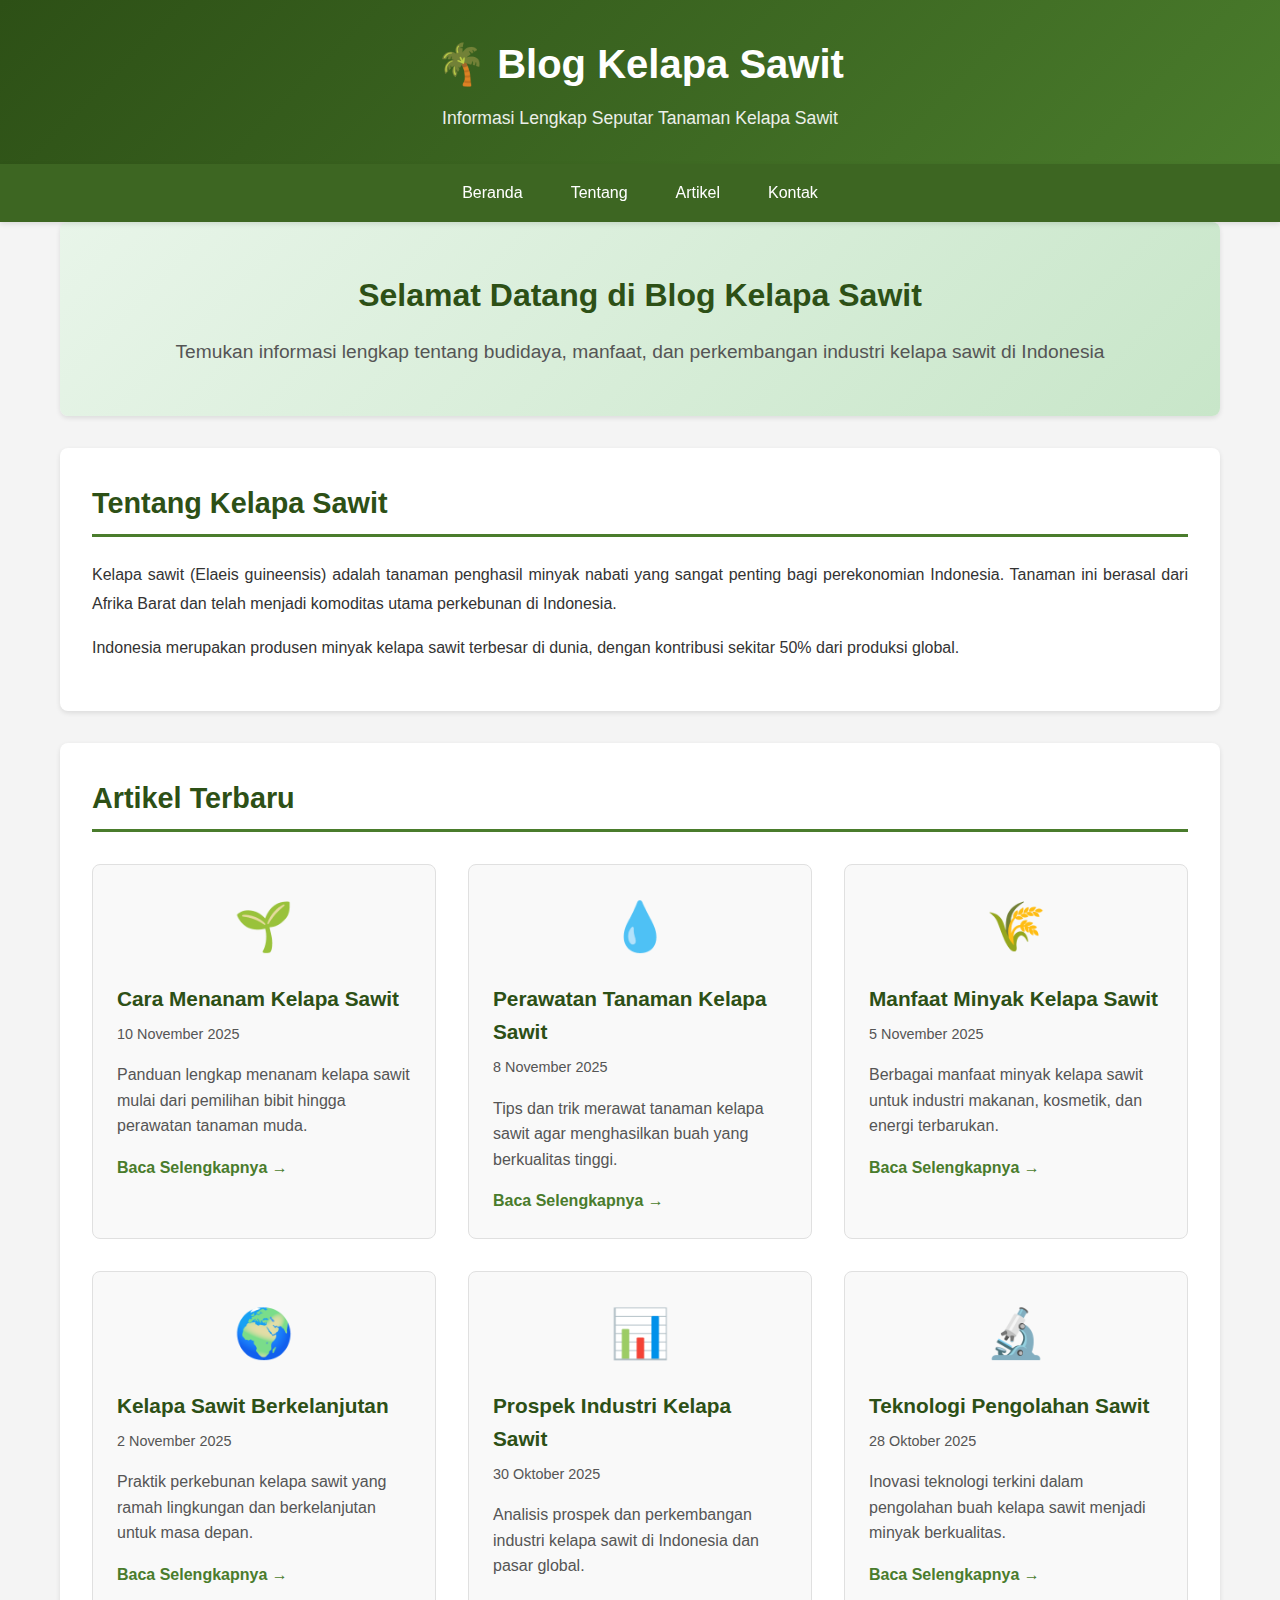
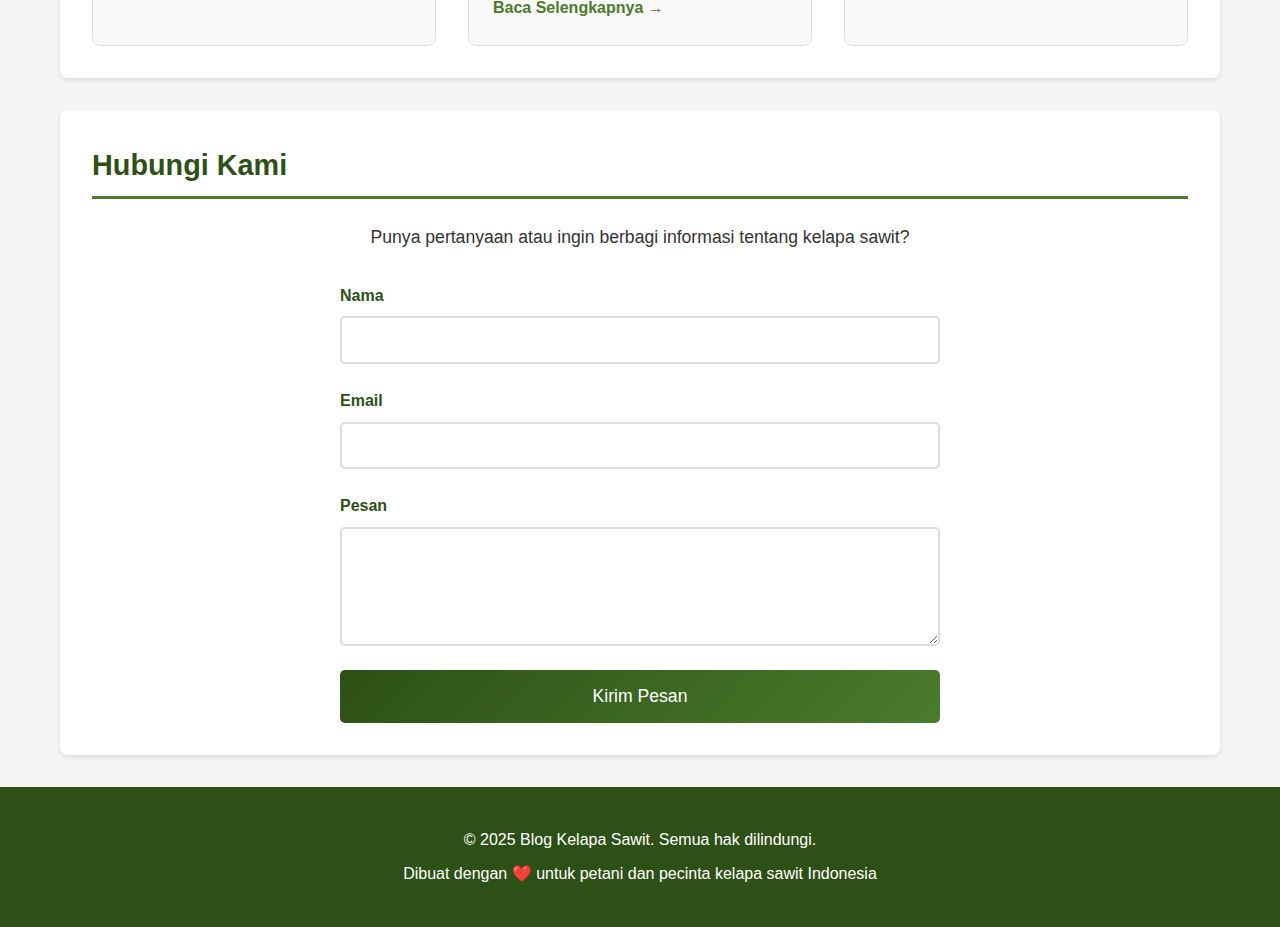
<file: blog-kelapa-sawit/index.html>
<!DOCTYPE html>
<html lang="id">
<head>
    <meta charset="UTF-8">
    <meta name="viewport" content="width=device-width, initial-scale=1.0">
    <title>Blog Kelapa Sawit - Informasi Lengkap Tanaman Kelapa Sawit</title>
    <link rel="stylesheet" href="style.css">
</head>
<body>
    <header>
        <div class="container">
            <h1>🌴 Blog Kelapa Sawit</h1>
            <p class="tagline">Informasi Lengkap Seputar Tanaman Kelapa Sawit</p>
        </div>
    </header>

    <nav>
        <div class="container">
            <ul>
                <li><a href="#beranda">Beranda</a></li>
                <li><a href="#tentang">Tentang</a></li>
                <li><a href="#artikel">Artikel</a></li>
                <li><a href="#kontak">Kontak</a></li>
            </ul>
        </div>
    </nav>

    <main class="container">
        <section id="beranda" class="hero">
            <h2>Selamat Datang di Blog Kelapa Sawit</h2>
            <p>Temukan informasi lengkap tentang budidaya, manfaat, dan perkembangan industri kelapa sawit di Indonesia</p>
        </section>

        <section id="tentang" class="about">
            <h2>Tentang Kelapa Sawit</h2>
            <div class="about-content">
                <div class="about-text">
                    <p>Kelapa sawit (Elaeis guineensis) adalah tanaman penghasil minyak nabati yang sangat penting bagi perekonomian Indonesia. Tanaman ini berasal dari Afrika Barat dan telah menjadi komoditas utama perkebunan di Indonesia.</p>
                    <p>Indonesia merupakan produsen minyak kelapa sawit terbesar di dunia, dengan kontribusi sekitar 50% dari produksi global.</p>
                </div>
            </div>
        </section>

        <section id="artikel" class="articles">
            <h2>Artikel Terbaru</h2>
            <div class="article-grid">
                <article class="article-card">
                    <div class="article-image">🌱</div>
                    <h3>Cara Menanam Kelapa Sawit</h3>
                    <p class="article-date">10 November 2025</p>
                    <p>Panduan lengkap menanam kelapa sawit mulai dari pemilihan bibit hingga perawatan tanaman muda.</p>
                    <a href="#" class="read-more">Baca Selengkapnya →</a>
                </article>

                <article class="article-card">
                    <div class="article-image">💧</div>
                    <h3>Perawatan Tanaman Kelapa Sawit</h3>
                    <p class="article-date">8 November 2025</p>
                    <p>Tips dan trik merawat tanaman kelapa sawit agar menghasilkan buah yang berkualitas tinggi.</p>
                    <a href="#" class="read-more">Baca Selengkapnya →</a>
                </article>

                <article class="article-card">
                    <div class="article-image">🌾</div>
                    <h3>Manfaat Minyak Kelapa Sawit</h3>
                    <p class="article-date">5 November 2025</p>
                    <p>Berbagai manfaat minyak kelapa sawit untuk industri makanan, kosmetik, dan energi terbarukan.</p>
                    <a href="#" class="read-more">Baca Selengkapnya →</a>
                </article>

                <article class="article-card">
                    <div class="article-image">🌍</div>
                    <h3>Kelapa Sawit Berkelanjutan</h3>
                    <p class="article-date">2 November 2025</p>
                    <p>Praktik perkebunan kelapa sawit yang ramah lingkungan dan berkelanjutan untuk masa depan.</p>
                    <a href="#" class="read-more">Baca Selengkapnya →</a>
                </article>

                <article class="article-card">
                    <div class="article-image">📊</div>
                    <h3>Prospek Industri Kelapa Sawit</h3>
                    <p class="article-date">30 Oktober 2025</p>
                    <p>Analisis prospek dan perkembangan industri kelapa sawit di Indonesia dan pasar global.</p>
                    <a href="#" class="read-more">Baca Selengkapnya →</a>
                </article>

                <article class="article-card">
                    <div class="article-image">🔬</div>
                    <h3>Teknologi Pengolahan Sawit</h3>
                    <p class="article-date">28 Oktober 2025</p>
                    <p>Inovasi teknologi terkini dalam pengolahan buah kelapa sawit menjadi minyak berkualitas.</p>
                    <a href="#" class="read-more">Baca Selengkapnya →</a>
                </article>
            </div>
        </section>

        <section id="kontak" class="contact">
            <h2>Hubungi Kami</h2>
            <div class="contact-content">
                <p>Punya pertanyaan atau ingin berbagi informasi tentang kelapa sawit?</p>
                <form class="contact-form">
                    <div class="form-group">
                        <label for="name">Nama</label>
                        <input type="text" id="name" name="name" required>
                    </div>
                    <div class="form-group">
                        <label for="email">Email</label>
                        <input type="email" id="email" name="email" required>
                    </div>
                    <div class="form-group">
                        <label for="message">Pesan</label>
                        <textarea id="message" name="message" rows="5" required></textarea>
                    </div>
                    <button type="submit" class="submit-btn">Kirim Pesan</button>
                </form>
            </div>
        </section>
    </main>

    <footer>
        <div class="container">
            <p>&copy; 2025 Blog Kelapa Sawit. Semua hak dilindungi.</p>
            <p>Dibuat dengan ❤️ untuk petani dan pecinta kelapa sawit Indonesia</p>
        </div>
    </footer>
</body>
</html>
</file>
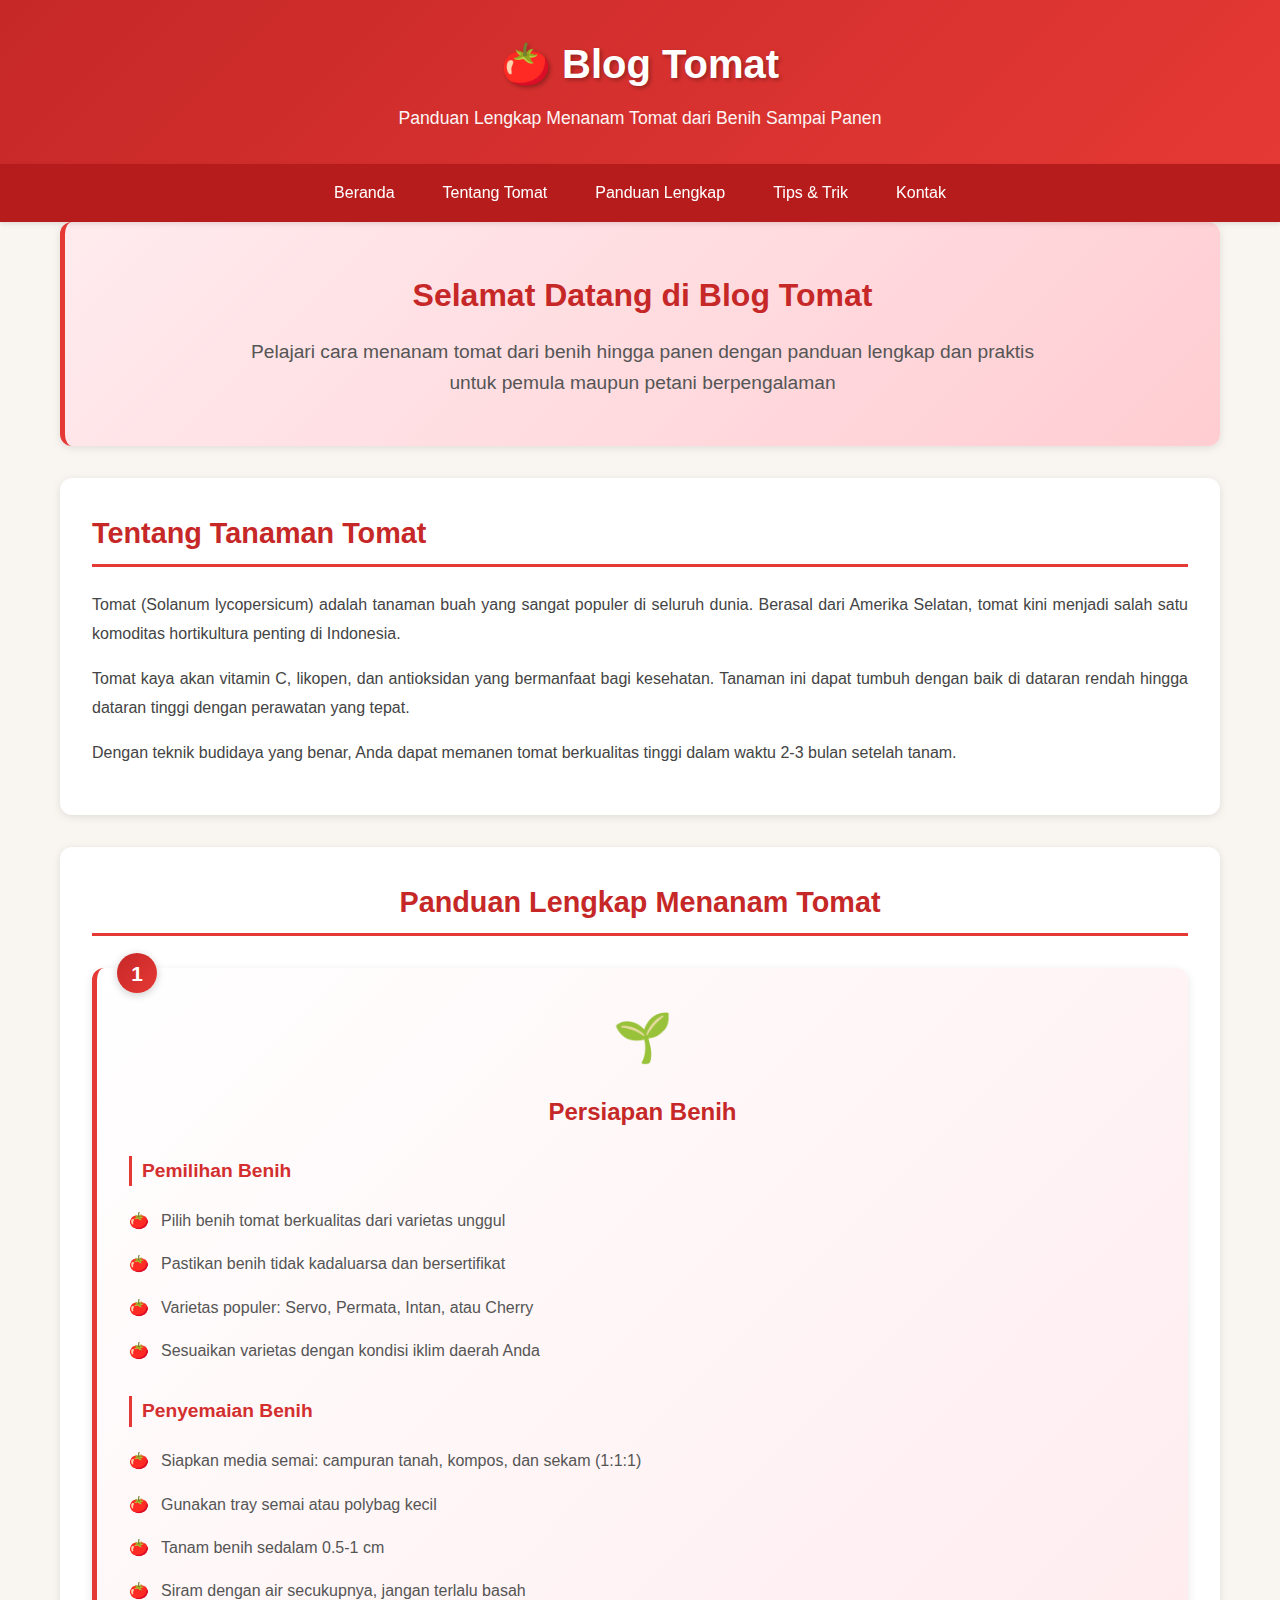
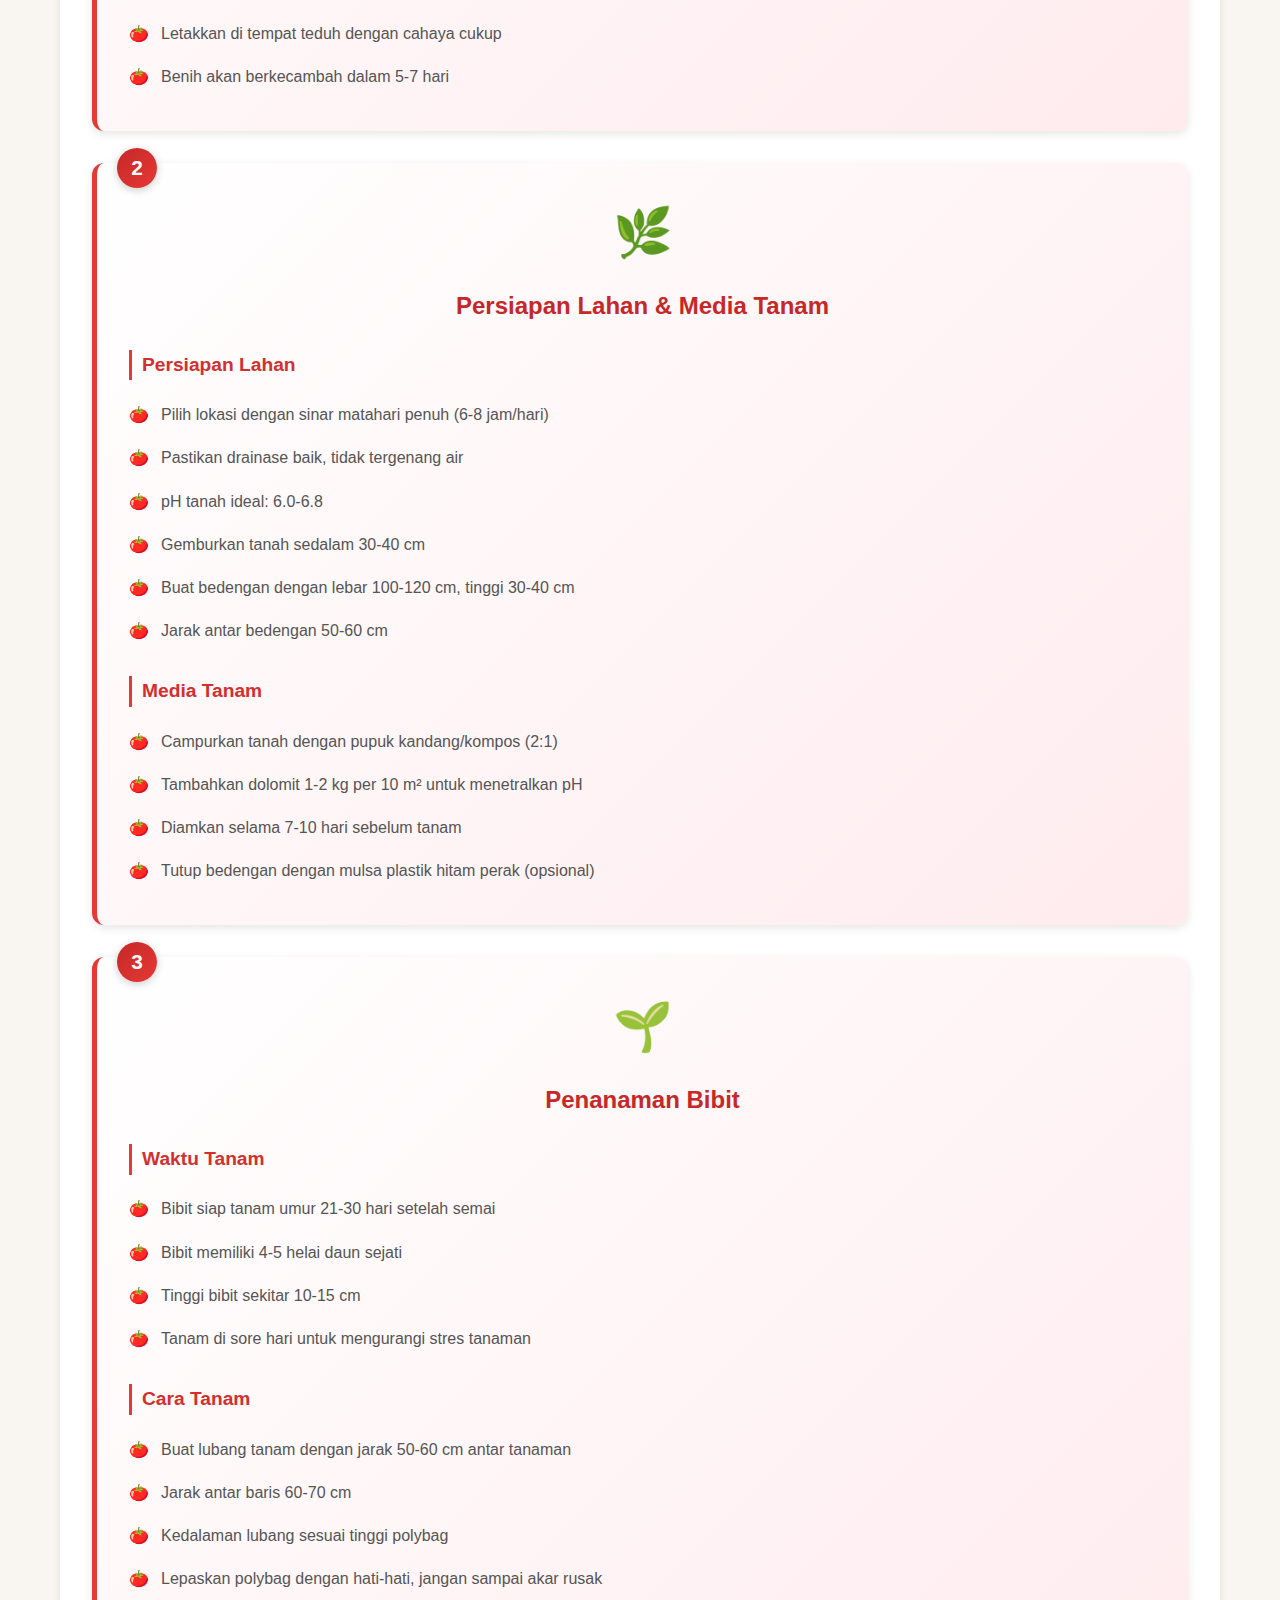
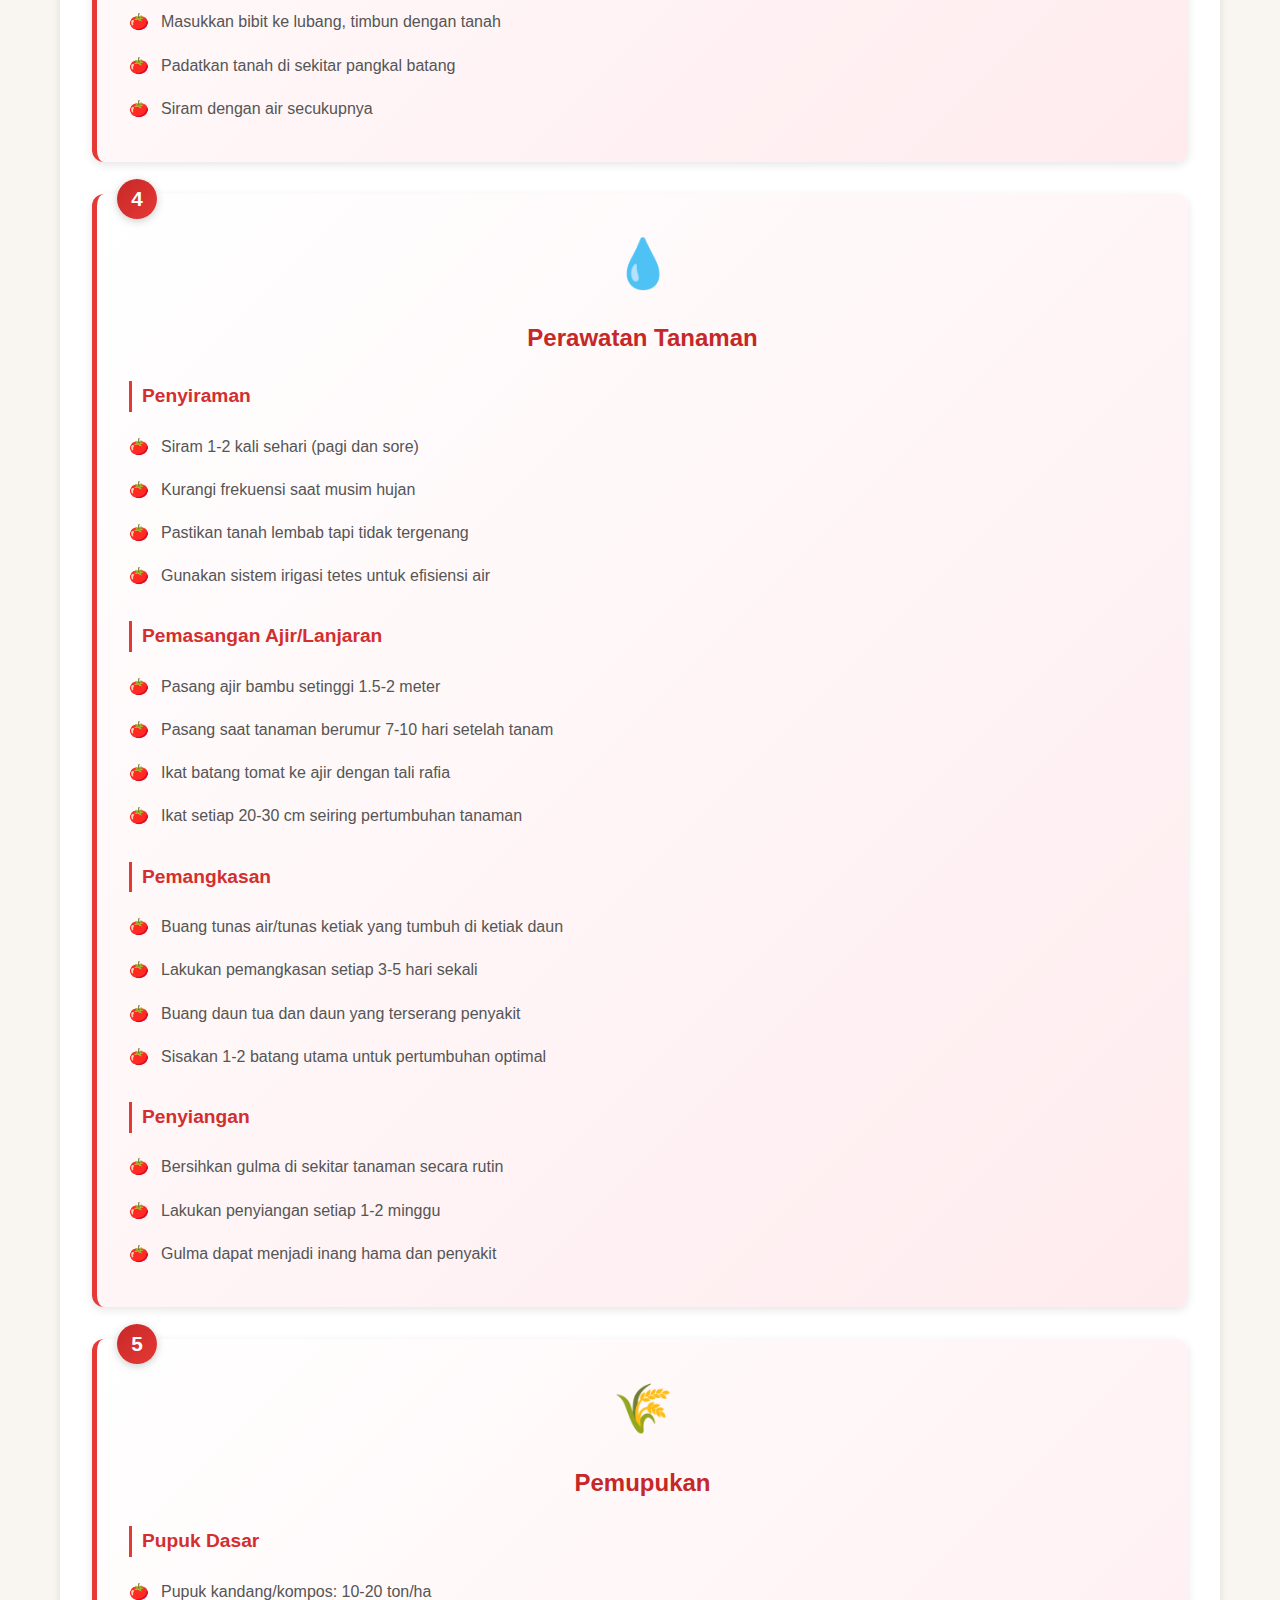
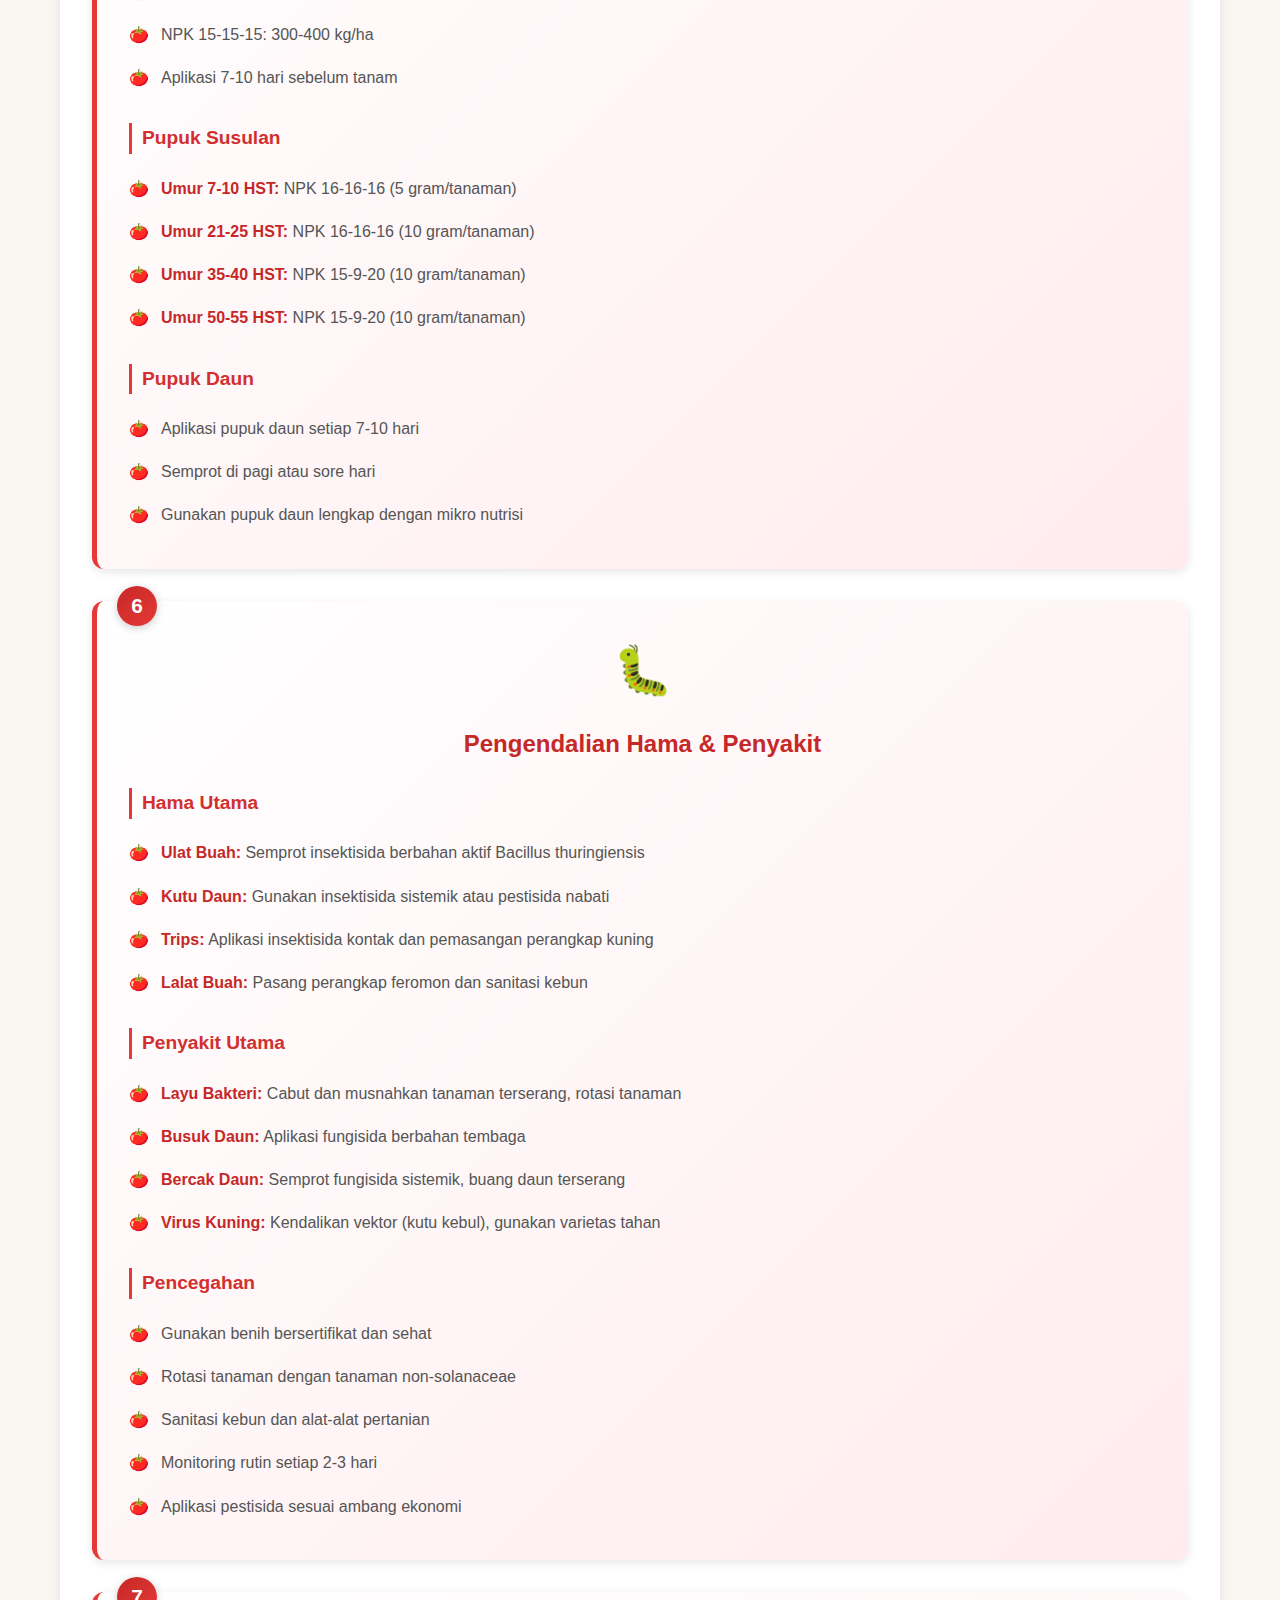
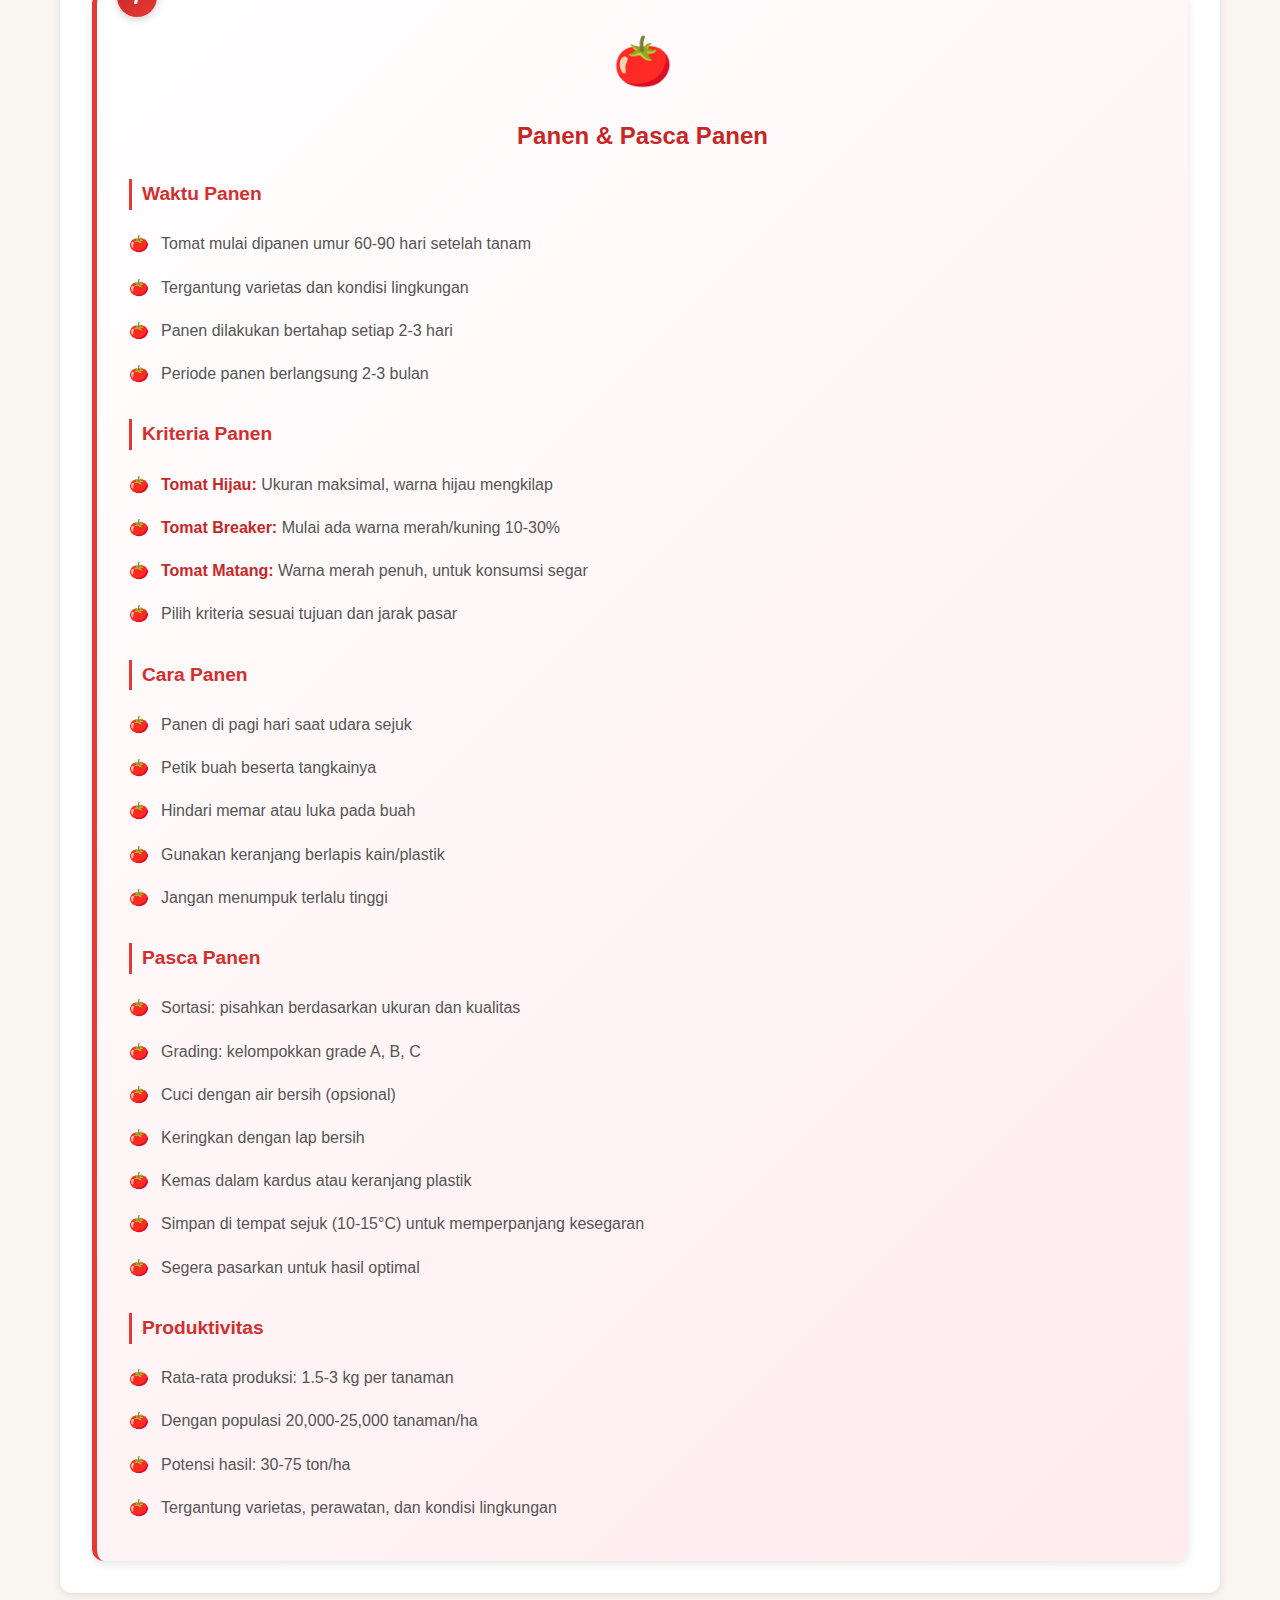
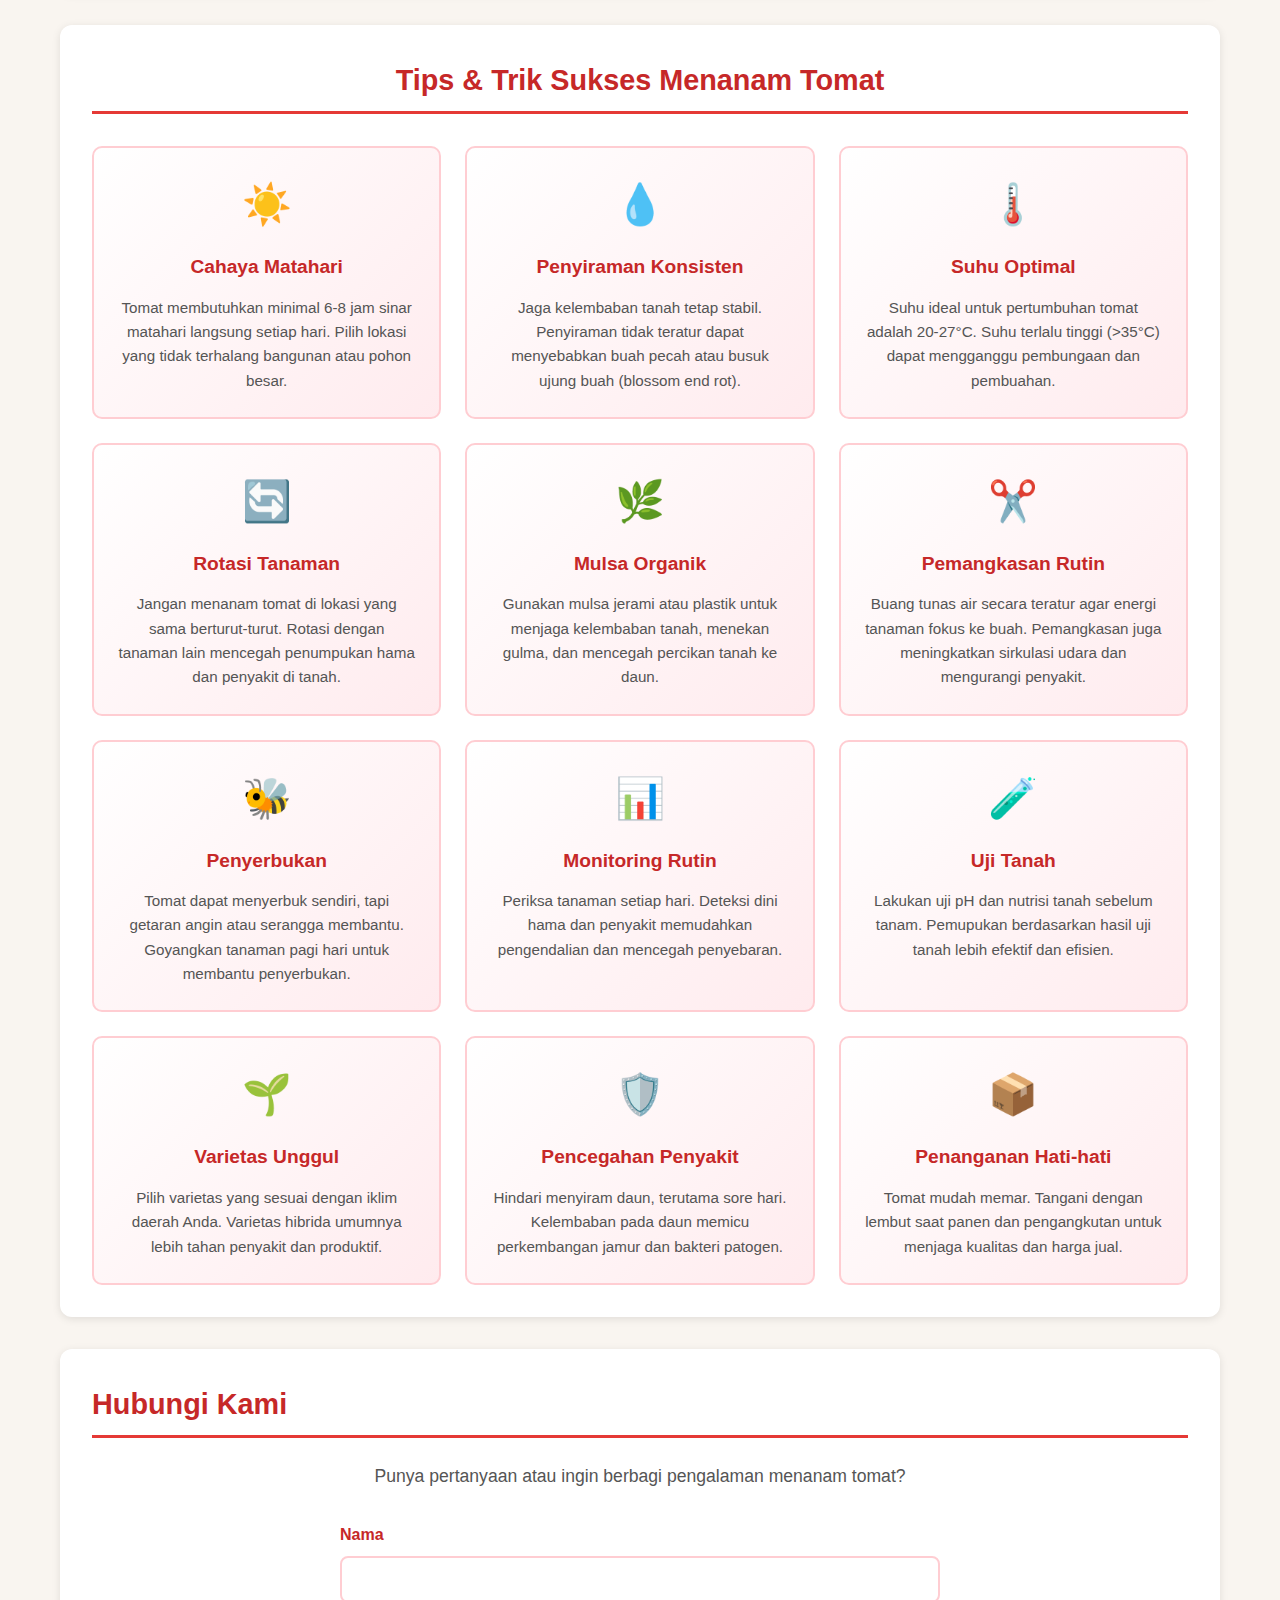
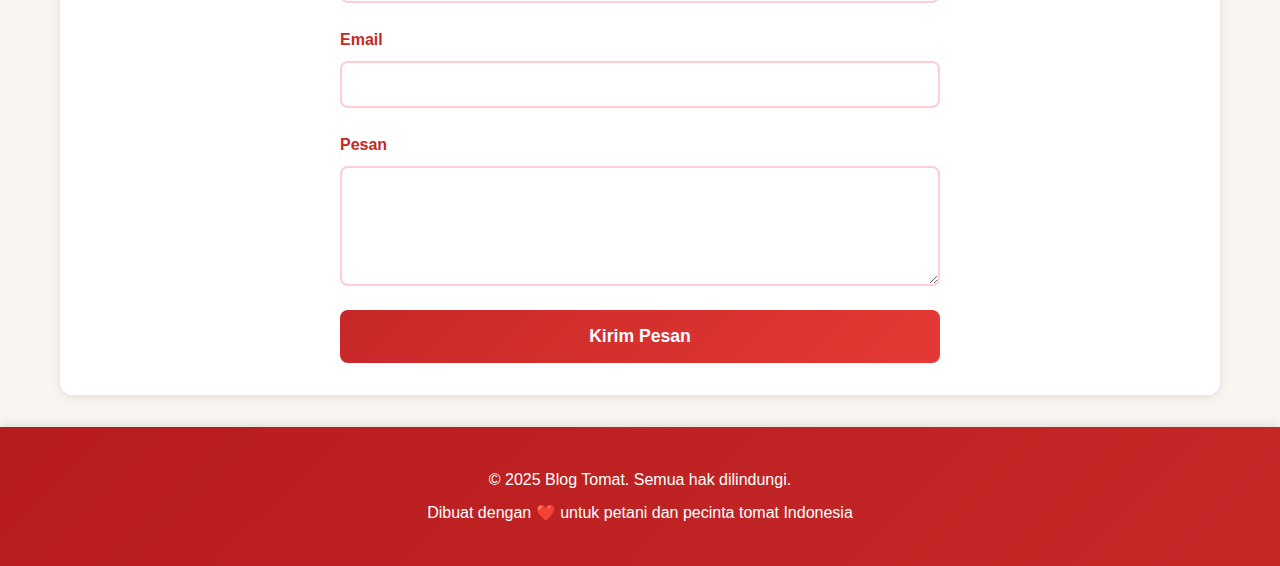
<file: blog-tomat/index.html>
<!DOCTYPE html>
<html lang="id">
<head>
    <meta charset="UTF-8">
    <meta name="viewport" content="width=device-width, initial-scale=1.0">
    <title>Blog Tomat - Panduan Lengkap Menanam Tomat dari Benih Sampai Panen</title>
    <link rel="stylesheet" href="style.css">
</head>
<body>
    <header>
        <div class="container">
            <h1>🍅 Blog Tomat</h1>
            <p class="tagline">Panduan Lengkap Menanam Tomat dari Benih Sampai Panen</p>
        </div>
    </header>

    <nav>
        <div class="container">
            <ul>
                <li><a href="#beranda">Beranda</a></li>
                <li><a href="#tentang">Tentang Tomat</a></li>
                <li><a href="#panduan">Panduan Lengkap</a></li>
                <li><a href="#tips">Tips & Trik</a></li>
                <li><a href="#kontak">Kontak</a></li>
            </ul>
        </div>
    </nav>

    <main class="container">
        <section id="beranda" class="hero">
            <h2>Selamat Datang di Blog Tomat</h2>
            <p>Pelajari cara menanam tomat dari benih hingga panen dengan panduan lengkap dan praktis untuk pemula maupun petani berpengalaman</p>
        </section>

        <section id="tentang" class="about">
            <h2>Tentang Tanaman Tomat</h2>
            <div class="about-content">
                <div class="about-text">
                    <p>Tomat (Solanum lycopersicum) adalah tanaman buah yang sangat populer di seluruh dunia. Berasal dari Amerika Selatan, tomat kini menjadi salah satu komoditas hortikultura penting di Indonesia.</p>
                    <p>Tomat kaya akan vitamin C, likopen, dan antioksidan yang bermanfaat bagi kesehatan. Tanaman ini dapat tumbuh dengan baik di dataran rendah hingga dataran tinggi dengan perawatan yang tepat.</p>
                    <p>Dengan teknik budidaya yang benar, Anda dapat memanen tomat berkualitas tinggi dalam waktu 2-3 bulan setelah tanam.</p>
                </div>
            </div>
        </section>

        <section id="panduan" class="guide">
            <h2>Panduan Lengkap Menanam Tomat</h2>
            
            <div class="guide-steps">
                <div class="step-card">
                    <div class="step-number">1</div>
                    <div class="step-icon">🌱</div>
                    <h3>Persiapan Benih</h3>
                    <div class="step-content">
                        <h4>Pemilihan Benih</h4>
                        <ul>
                            <li>Pilih benih tomat berkualitas dari varietas unggul</li>
                            <li>Pastikan benih tidak kadaluarsa dan bersertifikat</li>
                            <li>Varietas populer: Servo, Permata, Intan, atau Cherry</li>
                            <li>Sesuaikan varietas dengan kondisi iklim daerah Anda</li>
                        </ul>
                        
                        <h4>Penyemaian Benih</h4>
                        <ul>
                            <li>Siapkan media semai: campuran tanah, kompos, dan sekam (1:1:1)</li>
                            <li>Gunakan tray semai atau polybag kecil</li>
                            <li>Tanam benih sedalam 0.5-1 cm</li>
                            <li>Siram dengan air secukupnya, jangan terlalu basah</li>
                            <li>Letakkan di tempat teduh dengan cahaya cukup</li>
                            <li>Benih akan berkecambah dalam 5-7 hari</li>
                        </ul>
                    </div>
                </div>

                <div class="step-card">
                    <div class="step-number">2</div>
                    <div class="step-icon">🌿</div>
                    <h3>Persiapan Lahan & Media Tanam</h3>
                    <div class="step-content">
                        <h4>Persiapan Lahan</h4>
                        <ul>
                            <li>Pilih lokasi dengan sinar matahari penuh (6-8 jam/hari)</li>
                            <li>Pastikan drainase baik, tidak tergenang air</li>
                            <li>pH tanah ideal: 6.0-6.8</li>
                            <li>Gemburkan tanah sedalam 30-40 cm</li>
                            <li>Buat bedengan dengan lebar 100-120 cm, tinggi 30-40 cm</li>
                            <li>Jarak antar bedengan 50-60 cm</li>
                        </ul>
                        
                        <h4>Media Tanam</h4>
                        <ul>
                            <li>Campurkan tanah dengan pupuk kandang/kompos (2:1)</li>
                            <li>Tambahkan dolomit 1-2 kg per 10 m² untuk menetralkan pH</li>
                            <li>Diamkan selama 7-10 hari sebelum tanam</li>
                            <li>Tutup bedengan dengan mulsa plastik hitam perak (opsional)</li>
                        </ul>
                    </div>
                </div>

                <div class="step-card">
                    <div class="step-number">3</div>
                    <div class="step-icon">🌱</div>
                    <h3>Penanaman Bibit</h3>
                    <div class="step-content">
                        <h4>Waktu Tanam</h4>
                        <ul>
                            <li>Bibit siap tanam umur 21-30 hari setelah semai</li>
                            <li>Bibit memiliki 4-5 helai daun sejati</li>
                            <li>Tinggi bibit sekitar 10-15 cm</li>
                            <li>Tanam di sore hari untuk mengurangi stres tanaman</li>
                        </ul>
                        
                        <h4>Cara Tanam</h4>
                        <ul>
                            <li>Buat lubang tanam dengan jarak 50-60 cm antar tanaman</li>
                            <li>Jarak antar baris 60-70 cm</li>
                            <li>Kedalaman lubang sesuai tinggi polybag</li>
                            <li>Lepaskan polybag dengan hati-hati, jangan sampai akar rusak</li>
                            <li>Masukkan bibit ke lubang, timbun dengan tanah</li>
                            <li>Padatkan tanah di sekitar pangkal batang</li>
                            <li>Siram dengan air secukupnya</li>
                        </ul>
                    </div>
                </div>

                <div class="step-card">
                    <div class="step-number">4</div>
                    <div class="step-icon">💧</div>
                    <h3>Perawatan Tanaman</h3>
                    <div class="step-content">
                        <h4>Penyiraman</h4>
                        <ul>
                            <li>Siram 1-2 kali sehari (pagi dan sore)</li>
                            <li>Kurangi frekuensi saat musim hujan</li>
                            <li>Pastikan tanah lembab tapi tidak tergenang</li>
                            <li>Gunakan sistem irigasi tetes untuk efisiensi air</li>
                        </ul>
                        
                        <h4>Pemasangan Ajir/Lanjaran</h4>
                        <ul>
                            <li>Pasang ajir bambu setinggi 1.5-2 meter</li>
                            <li>Pasang saat tanaman berumur 7-10 hari setelah tanam</li>
                            <li>Ikat batang tomat ke ajir dengan tali rafia</li>
                            <li>Ikat setiap 20-30 cm seiring pertumbuhan tanaman</li>
                        </ul>
                        
                        <h4>Pemangkasan</h4>
                        <ul>
                            <li>Buang tunas air/tunas ketiak yang tumbuh di ketiak daun</li>
                            <li>Lakukan pemangkasan setiap 3-5 hari sekali</li>
                            <li>Buang daun tua dan daun yang terserang penyakit</li>
                            <li>Sisakan 1-2 batang utama untuk pertumbuhan optimal</li>
                        </ul>
                        
                        <h4>Penyiangan</h4>
                        <ul>
                            <li>Bersihkan gulma di sekitar tanaman secara rutin</li>
                            <li>Lakukan penyiangan setiap 1-2 minggu</li>
                            <li>Gulma dapat menjadi inang hama dan penyakit</li>
                        </ul>
                    </div>
                </div>

                <div class="step-card">
                    <div class="step-number">5</div>
                    <div class="step-icon">🌾</div>
                    <h3>Pemupukan</h3>
                    <div class="step-content">
                        <h4>Pupuk Dasar</h4>
                        <ul>
                            <li>Pupuk kandang/kompos: 10-20 ton/ha</li>
                            <li>NPK 15-15-15: 300-400 kg/ha</li>
                            <li>Aplikasi 7-10 hari sebelum tanam</li>
                        </ul>
                        
                        <h4>Pupuk Susulan</h4>
                        <ul>
                            <li><strong>Umur 7-10 HST:</strong> NPK 16-16-16 (5 gram/tanaman)</li>
                            <li><strong>Umur 21-25 HST:</strong> NPK 16-16-16 (10 gram/tanaman)</li>
                            <li><strong>Umur 35-40 HST:</strong> NPK 15-9-20 (10 gram/tanaman)</li>
                            <li><strong>Umur 50-55 HST:</strong> NPK 15-9-20 (10 gram/tanaman)</li>
                        </ul>
                        
                        <h4>Pupuk Daun</h4>
                        <ul>
                            <li>Aplikasi pupuk daun setiap 7-10 hari</li>
                            <li>Semprot di pagi atau sore hari</li>
                            <li>Gunakan pupuk daun lengkap dengan mikro nutrisi</li>
                        </ul>
                    </div>
                </div>

                <div class="step-card">
                    <div class="step-number">6</div>
                    <div class="step-icon">🐛</div>
                    <h3>Pengendalian Hama & Penyakit</h3>
                    <div class="step-content">
                        <h4>Hama Utama</h4>
                        <ul>
                            <li><strong>Ulat Buah:</strong> Semprot insektisida berbahan aktif Bacillus thuringiensis</li>
                            <li><strong>Kutu Daun:</strong> Gunakan insektisida sistemik atau pestisida nabati</li>
                            <li><strong>Trips:</strong> Aplikasi insektisida kontak dan pemasangan perangkap kuning</li>
                            <li><strong>Lalat Buah:</strong> Pasang perangkap feromon dan sanitasi kebun</li>
                        </ul>
                        
                        <h4>Penyakit Utama</h4>
                        <ul>
                            <li><strong>Layu Bakteri:</strong> Cabut dan musnahkan tanaman terserang, rotasi tanaman</li>
                            <li><strong>Busuk Daun:</strong> Aplikasi fungisida berbahan tembaga</li>
                            <li><strong>Bercak Daun:</strong> Semprot fungisida sistemik, buang daun terserang</li>
                            <li><strong>Virus Kuning:</strong> Kendalikan vektor (kutu kebul), gunakan varietas tahan</li>
                        </ul>
                        
                        <h4>Pencegahan</h4>
                        <ul>
                            <li>Gunakan benih bersertifikat dan sehat</li>
                            <li>Rotasi tanaman dengan tanaman non-solanaceae</li>
                            <li>Sanitasi kebun dan alat-alat pertanian</li>
                            <li>Monitoring rutin setiap 2-3 hari</li>
                            <li>Aplikasi pestisida sesuai ambang ekonomi</li>
                        </ul>
                    </div>
                </div>

                <div class="step-card">
                    <div class="step-number">7</div>
                    <div class="step-icon">🍅</div>
                    <h3>Panen & Pasca Panen</h3>
                    <div class="step-content">
                        <h4>Waktu Panen</h4>
                        <ul>
                            <li>Tomat mulai dipanen umur 60-90 hari setelah tanam</li>
                            <li>Tergantung varietas dan kondisi lingkungan</li>
                            <li>Panen dilakukan bertahap setiap 2-3 hari</li>
                            <li>Periode panen berlangsung 2-3 bulan</li>
                        </ul>
                        
                        <h4>Kriteria Panen</h4>
                        <ul>
                            <li><strong>Tomat Hijau:</strong> Ukuran maksimal, warna hijau mengkilap</li>
                            <li><strong>Tomat Breaker:</strong> Mulai ada warna merah/kuning 10-30%</li>
                            <li><strong>Tomat Matang:</strong> Warna merah penuh, untuk konsumsi segar</li>
                            <li>Pilih kriteria sesuai tujuan dan jarak pasar</li>
                        </ul>
                        
                        <h4>Cara Panen</h4>
                        <ul>
                            <li>Panen di pagi hari saat udara sejuk</li>
                            <li>Petik buah beserta tangkainya</li>
                            <li>Hindari memar atau luka pada buah</li>
                            <li>Gunakan keranjang berlapis kain/plastik</li>
                            <li>Jangan menumpuk terlalu tinggi</li>
                        </ul>
                        
                        <h4>Pasca Panen</h4>
                        <ul>
                            <li>Sortasi: pisahkan berdasarkan ukuran dan kualitas</li>
                            <li>Grading: kelompokkan grade A, B, C</li>
                            <li>Cuci dengan air bersih (opsional)</li>
                            <li>Keringkan dengan lap bersih</li>
                            <li>Kemas dalam kardus atau keranjang plastik</li>
                            <li>Simpan di tempat sejuk (10-15°C) untuk memperpanjang kesegaran</li>
                            <li>Segera pasarkan untuk hasil optimal</li>
                        </ul>
                        
                        <h4>Produktivitas</h4>
                        <ul>
                            <li>Rata-rata produksi: 1.5-3 kg per tanaman</li>
                            <li>Dengan populasi 20,000-25,000 tanaman/ha</li>
                            <li>Potensi hasil: 30-75 ton/ha</li>
                            <li>Tergantung varietas, perawatan, dan kondisi lingkungan</li>
                        </ul>
                    </div>
                </div>
            </div>
        </section>

        <section id="tips" class="tips">
            <h2>Tips & Trik Sukses Menanam Tomat</h2>
            <div class="tips-grid">
                <div class="tip-card">
                    <div class="tip-icon">☀️</div>
                    <h3>Cahaya Matahari</h3>
                    <p>Tomat membutuhkan minimal 6-8 jam sinar matahari langsung setiap hari. Pilih lokasi yang tidak terhalang bangunan atau pohon besar.</p>
                </div>

                <div class="tip-card">
                    <div class="tip-icon">💧</div>
                    <h3>Penyiraman Konsisten</h3>
                    <p>Jaga kelembaban tanah tetap stabil. Penyiraman tidak teratur dapat menyebabkan buah pecah atau busuk ujung buah (blossom end rot).</p>
                </div>

                <div class="tip-card">
                    <div class="tip-icon">🌡️</div>
                    <h3>Suhu Optimal</h3>
                    <p>Suhu ideal untuk pertumbuhan tomat adalah 20-27°C. Suhu terlalu tinggi (>35°C) dapat mengganggu pembungaan dan pembuahan.</p>
                </div>

                <div class="tip-card">
                    <div class="tip-icon">🔄</div>
                    <h3>Rotasi Tanaman</h3>
                    <p>Jangan menanam tomat di lokasi yang sama berturut-turut. Rotasi dengan tanaman lain mencegah penumpukan hama dan penyakit di tanah.</p>
                </div>

                <div class="tip-card">
                    <div class="tip-icon">🌿</div>
                    <h3>Mulsa Organik</h3>
                    <p>Gunakan mulsa jerami atau plastik untuk menjaga kelembaban tanah, menekan gulma, dan mencegah percikan tanah ke daun.</p>
                </div>

                <div class="tip-card">
                    <div class="tip-icon">✂️</div>
                    <h3>Pemangkasan Rutin</h3>
                    <p>Buang tunas air secara teratur agar energi tanaman fokus ke buah. Pemangkasan juga meningkatkan sirkulasi udara dan mengurangi penyakit.</p>
                </div>

                <div class="tip-card">
                    <div class="tip-icon">🐝</div>
                    <h3>Penyerbukan</h3>
                    <p>Tomat dapat menyerbuk sendiri, tapi getaran angin atau serangga membantu. Goyangkan tanaman pagi hari untuk membantu penyerbukan.</p>
                </div>

                <div class="tip-card">
                    <div class="tip-icon">📊</div>
                    <h3>Monitoring Rutin</h3>
                    <p>Periksa tanaman setiap hari. Deteksi dini hama dan penyakit memudahkan pengendalian dan mencegah penyebaran.</p>
                </div>

                <div class="tip-card">
                    <div class="tip-icon">🧪</div>
                    <h3>Uji Tanah</h3>
                    <p>Lakukan uji pH dan nutrisi tanah sebelum tanam. Pemupukan berdasarkan hasil uji tanah lebih efektif dan efisien.</p>
                </div>

                <div class="tip-card">
                    <div class="tip-icon">🌱</div>
                    <h3>Varietas Unggul</h3>
                    <p>Pilih varietas yang sesuai dengan iklim daerah Anda. Varietas hibrida umumnya lebih tahan penyakit dan produktif.</p>
                </div>

                <div class="tip-card">
                    <div class="tip-icon">🛡️</div>
                    <h3>Pencegahan Penyakit</h3>
                    <p>Hindari menyiram daun, terutama sore hari. Kelembaban pada daun memicu perkembangan jamur dan bakteri patogen.</p>
                </div>

                <div class="tip-card">
                    <div class="tip-icon">📦</div>
                    <h3>Penanganan Hati-hati</h3>
                    <p>Tomat mudah memar. Tangani dengan lembut saat panen dan pengangkutan untuk menjaga kualitas dan harga jual.</p>
                </div>
            </div>
        </section>

        <section id="kontak" class="contact">
            <h2>Hubungi Kami</h2>
            <div class="contact-content">
                <p>Punya pertanyaan atau ingin berbagi pengalaman menanam tomat?</p>
                <form class="contact-form">
                    <div class="form-group">
                        <label for="name">Nama</label>
                        <input type="text" id="name" name="name" required>
                    </div>
                    <div class="form-group">
                        <label for="email">Email</label>
                        <input type="email" id="email" name="email" required>
                    </div>
                    <div class="form-group">
                        <label for="message">Pesan</label>
                        <textarea id="message" name="message" rows="5" required></textarea>
                    </div>
                    <button type="submit" class="submit-btn">Kirim Pesan</button>
                </form>
            </div>
        </section>
    </main>

    <footer>
        <div class="container">
            <p>&copy; 2025 Blog Tomat. Semua hak dilindungi.</p>
            <p>Dibuat dengan ❤️ untuk petani dan pecinta tomat Indonesia</p>
        </div>
    </footer>
</body>
</html>
</file>
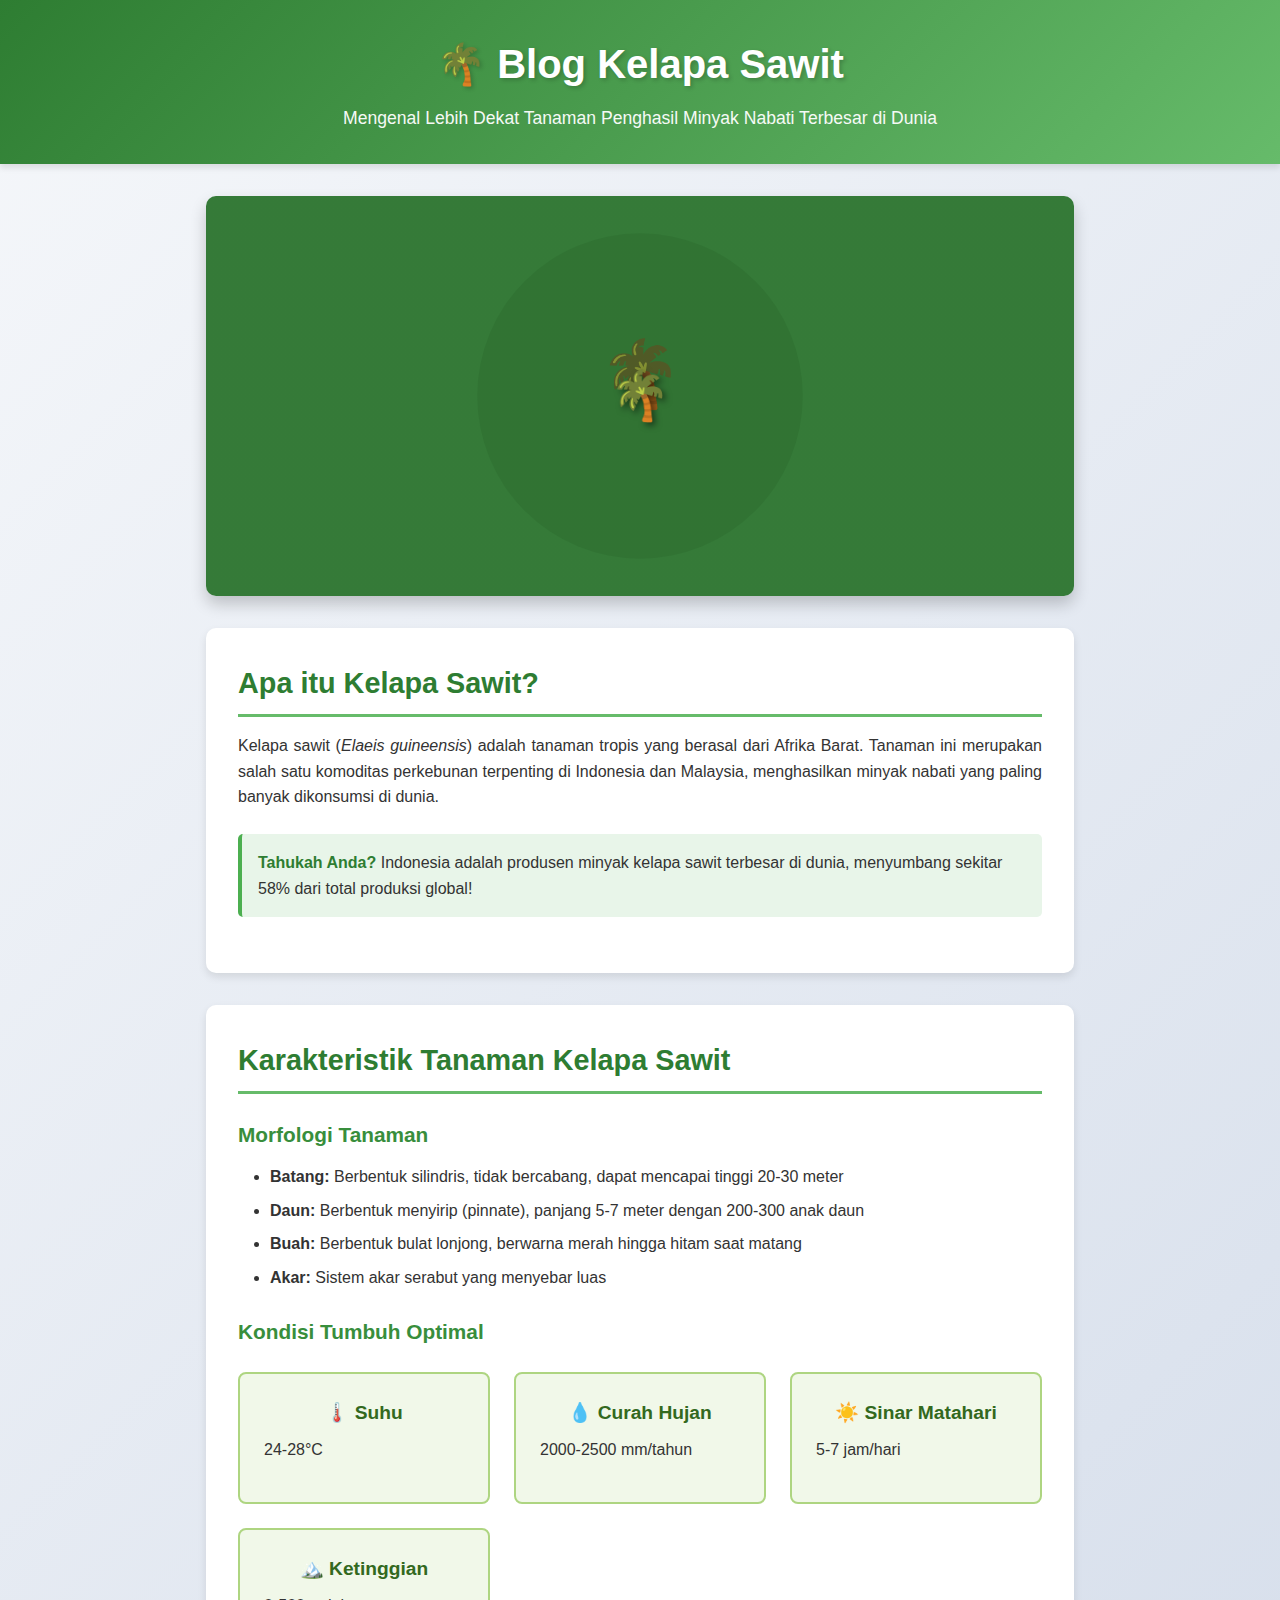
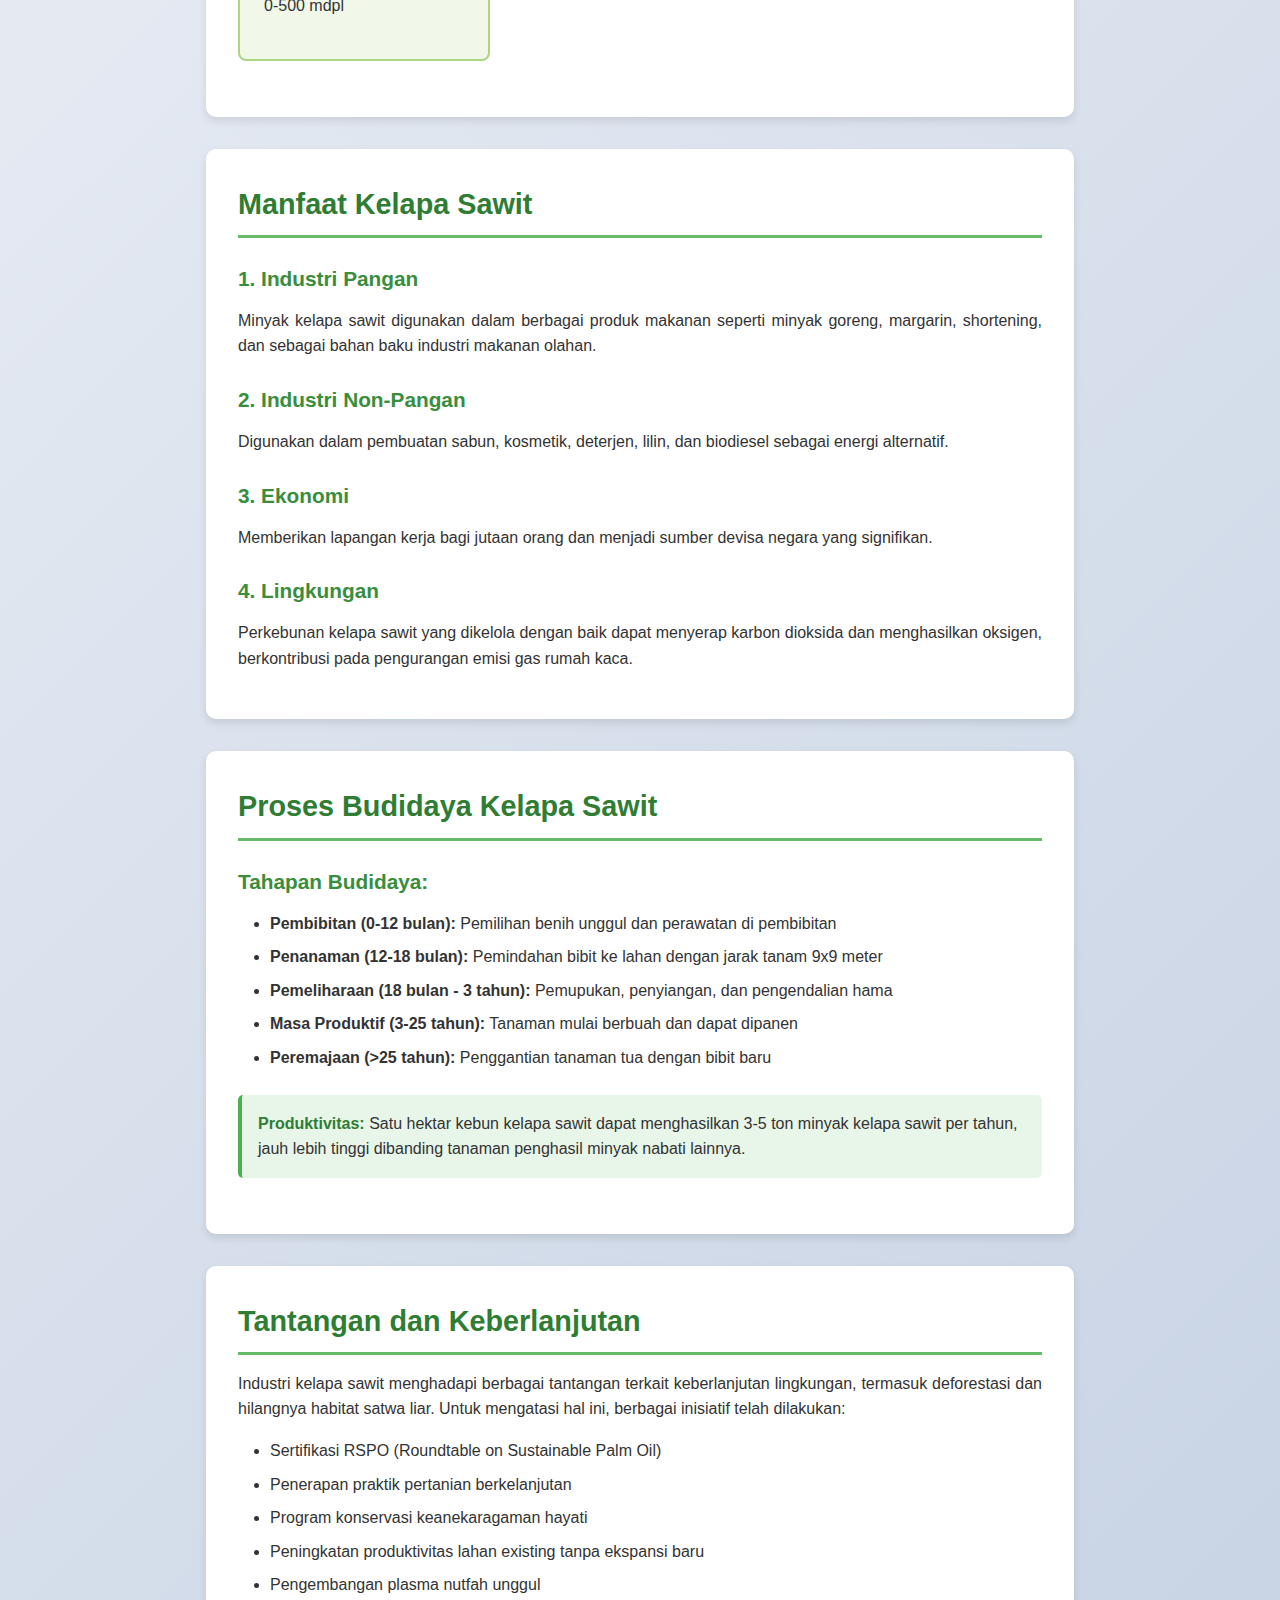
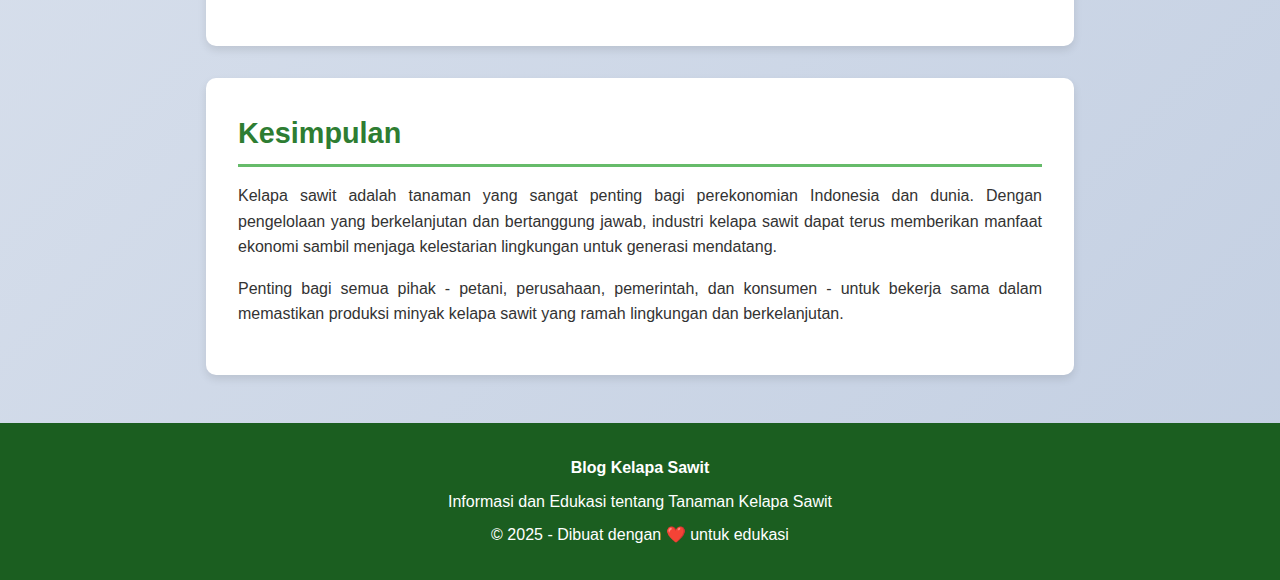
<file: blog-kelapa-sawit.html>
<!DOCTYPE html>
<html lang="id">
<head>
    <meta charset="UTF-8">
    <meta name="viewport" content="width=device-width, initial-scale=1.0">
    <title>Blog Kelapa Sawit - Tanaman Penghasil Minyak Nabati</title>
    <style>
        * {
            margin: 0;
            padding: 0;
            box-sizing: border-box;
        }

        body {
            font-family: 'Segoe UI', Tahoma, Geneva, Verdana, sans-serif;
            line-height: 1.6;
            color: #333;
            background: linear-gradient(135deg, #f5f7fa 0%, #c3cfe2 100%);
        }

        header {
            background: linear-gradient(135deg, #2e7d32 0%, #66bb6a 100%);
            color: white;
            text-align: center;
            padding: 2rem 1rem;
            box-shadow: 0 4px 6px rgba(0,0,0,0.1);
        }

        header h1 {
            font-size: 2.5rem;
            margin-bottom: 0.5rem;
            text-shadow: 2px 2px 4px rgba(0,0,0,0.2);
        }

        header p {
            font-size: 1.1rem;
            opacity: 0.95;
        }

        .container {
            max-width: 900px;
            margin: 2rem auto;
            padding: 0 1rem;
        }

        .hero-image {
            width: 100%;
            height: 400px;
            background: linear-gradient(rgba(0,0,0,0.3), rgba(0,0,0,0.3)), 
                        url('data:image/svg+xml,<svg xmlns="http://www.w3.org/2000/svg" viewBox="0 0 800 400"><rect fill="%234caf50" width="800" height="400"/><circle fill="%23388e3c" cx="400" cy="200" r="150" opacity="0.3"/><text x="400" y="200" font-size="60" fill="white" text-anchor="middle" font-family="Arial">🌴</text></svg>');
            background-size: cover;
            background-position: center;
            border-radius: 10px;
            margin-bottom: 2rem;
            display: flex;
            align-items: center;
            justify-content: center;
            box-shadow: 0 8px 16px rgba(0,0,0,0.2);
        }

        .hero-text {
            color: white;
            font-size: 3rem;
            text-shadow: 3px 3px 6px rgba(0,0,0,0.5);
        }

        .card {
            background: white;
            border-radius: 10px;
            padding: 2rem;
            margin-bottom: 2rem;
            box-shadow: 0 4px 8px rgba(0,0,0,0.1);
            transition: transform 0.3s ease, box-shadow 0.3s ease;
        }

        .card:hover {
            transform: translateY(-5px);
            box-shadow: 0 8px 16px rgba(0,0,0,0.15);
        }

        .card h2 {
            color: #2e7d32;
            margin-bottom: 1rem;
            font-size: 1.8rem;
            border-bottom: 3px solid #66bb6a;
            padding-bottom: 0.5rem;
        }

        .card h3 {
            color: #388e3c;
            margin-top: 1.5rem;
            margin-bottom: 0.8rem;
            font-size: 1.3rem;
        }

        .card p {
            margin-bottom: 1rem;
            text-align: justify;
        }

        .card ul {
            margin-left: 2rem;
            margin-bottom: 1rem;
        }

        .card li {
            margin-bottom: 0.5rem;
        }

        .info-box {
            background: #e8f5e9;
            border-left: 4px solid #4caf50;
            padding: 1rem;
            margin: 1.5rem 0;
            border-radius: 5px;
        }

        .info-box strong {
            color: #2e7d32;
        }

        .grid {
            display: grid;
            grid-template-columns: repeat(auto-fit, minmax(250px, 1fr));
            gap: 1.5rem;
            margin: 1.5rem 0;
        }

        .grid-item {
            background: #f1f8e9;
            padding: 1.5rem;
            border-radius: 8px;
            text-align: center;
            border: 2px solid #aed581;
            transition: all 0.3s ease;
        }

        .grid-item:hover {
            background: #dcedc8;
            transform: scale(1.05);
        }

        .grid-item h4 {
            color: #33691e;
            margin-bottom: 0.5rem;
            font-size: 1.2rem;
        }

        footer {
            background: #1b5e20;
            color: white;
            text-align: center;
            padding: 1.5rem;
            margin-top: 3rem;
        }

        footer p {
            margin: 0.5rem 0;
        }

        @media (max-width: 768px) {
            header h1 {
                font-size: 2rem;
            }

            .hero-image {
                height: 250px;
            }

            .hero-text {
                font-size: 2rem;
            }

            .card {
                padding: 1.5rem;
            }

            .card h2 {
                font-size: 1.5rem;
            }
        }
    </style>
</head>
<body>
    <header>
        <h1>🌴 Blog Kelapa Sawit</h1>
        <p>Mengenal Lebih Dekat Tanaman Penghasil Minyak Nabati Terbesar di Dunia</p>
    </header>

    <div class="container">
        <div class="hero-image">
            <div class="hero-text">🌴</div>
        </div>

        <div class="card">
            <h2>Apa itu Kelapa Sawit?</h2>
            <p>
                Kelapa sawit (<em>Elaeis guineensis</em>) adalah tanaman tropis yang berasal dari Afrika Barat. 
                Tanaman ini merupakan salah satu komoditas perkebunan terpenting di Indonesia dan Malaysia, 
                menghasilkan minyak nabati yang paling banyak dikonsumsi di dunia.
            </p>
            <div class="info-box">
                <strong>Tahukah Anda?</strong> Indonesia adalah produsen minyak kelapa sawit terbesar di dunia, 
                menyumbang sekitar 58% dari total produksi global!
            </div>
        </div>

        <div class="card">
            <h2>Karakteristik Tanaman Kelapa Sawit</h2>
            
            <h3>Morfologi Tanaman</h3>
            <ul>
                <li><strong>Batang:</strong> Berbentuk silindris, tidak bercabang, dapat mencapai tinggi 20-30 meter</li>
                <li><strong>Daun:</strong> Berbentuk menyirip (pinnate), panjang 5-7 meter dengan 200-300 anak daun</li>
                <li><strong>Buah:</strong> Berbentuk bulat lonjong, berwarna merah hingga hitam saat matang</li>
                <li><strong>Akar:</strong> Sistem akar serabut yang menyebar luas</li>
            </ul>

            <h3>Kondisi Tumbuh Optimal</h3>
            <div class="grid">
                <div class="grid-item">
                    <h4>🌡️ Suhu</h4>
                    <p>24-28°C</p>
                </div>
                <div class="grid-item">
                    <h4>💧 Curah Hujan</h4>
                    <p>2000-2500 mm/tahun</p>
                </div>
                <div class="grid-item">
                    <h4>☀️ Sinar Matahari</h4>
                    <p>5-7 jam/hari</p>
                </div>
                <div class="grid-item">
                    <h4>🏔️ Ketinggian</h4>
                    <p>0-500 mdpl</p>
                </div>
            </div>
        </div>

        <div class="card">
            <h2>Manfaat Kelapa Sawit</h2>
            
            <h3>1. Industri Pangan</h3>
            <p>
                Minyak kelapa sawit digunakan dalam berbagai produk makanan seperti minyak goreng, margarin, 
                shortening, dan sebagai bahan baku industri makanan olahan.
            </p>

            <h3>2. Industri Non-Pangan</h3>
            <p>
                Digunakan dalam pembuatan sabun, kosmetik, deterjen, lilin, dan biodiesel sebagai energi alternatif.
            </p>

            <h3>3. Ekonomi</h3>
            <p>
                Memberikan lapangan kerja bagi jutaan orang dan menjadi sumber devisa negara yang signifikan.
            </p>

            <h3>4. Lingkungan</h3>
            <p>
                Perkebunan kelapa sawit yang dikelola dengan baik dapat menyerap karbon dioksida dan 
                menghasilkan oksigen, berkontribusi pada pengurangan emisi gas rumah kaca.
            </p>
        </div>

        <div class="card">
            <h2>Proses Budidaya Kelapa Sawit</h2>
            
            <h3>Tahapan Budidaya:</h3>
            <ul>
                <li><strong>Pembibitan (0-12 bulan):</strong> Pemilihan benih unggul dan perawatan di pembibitan</li>
                <li><strong>Penanaman (12-18 bulan):</strong> Pemindahan bibit ke lahan dengan jarak tanam 9x9 meter</li>
                <li><strong>Pemeliharaan (18 bulan - 3 tahun):</strong> Pemupukan, penyiangan, dan pengendalian hama</li>
                <li><strong>Masa Produktif (3-25 tahun):</strong> Tanaman mulai berbuah dan dapat dipanen</li>
                <li><strong>Peremajaan (>25 tahun):</strong> Penggantian tanaman tua dengan bibit baru</li>
            </ul>

            <div class="info-box">
                <strong>Produktivitas:</strong> Satu hektar kebun kelapa sawit dapat menghasilkan 3-5 ton minyak 
                kelapa sawit per tahun, jauh lebih tinggi dibanding tanaman penghasil minyak nabati lainnya.
            </div>
        </div>

        <div class="card">
            <h2>Tantangan dan Keberlanjutan</h2>
            <p>
                Industri kelapa sawit menghadapi berbagai tantangan terkait keberlanjutan lingkungan, 
                termasuk deforestasi dan hilangnya habitat satwa liar. Untuk mengatasi hal ini, 
                berbagai inisiatif telah dilakukan:
            </p>
            <ul>
                <li>Sertifikasi RSPO (Roundtable on Sustainable Palm Oil)</li>
                <li>Penerapan praktik pertanian berkelanjutan</li>
                <li>Program konservasi keanekaragaman hayati</li>
                <li>Peningkatan produktivitas lahan existing tanpa ekspansi baru</li>
                <li>Pengembangan plasma nutfah unggul</li>
            </ul>
        </div>

        <div class="card">
            <h2>Kesimpulan</h2>
            <p>
                Kelapa sawit adalah tanaman yang sangat penting bagi perekonomian Indonesia dan dunia. 
                Dengan pengelolaan yang berkelanjutan dan bertanggung jawab, industri kelapa sawit dapat 
                terus memberikan manfaat ekonomi sambil menjaga kelestarian lingkungan untuk generasi mendatang.
            </p>
            <p>
                Penting bagi semua pihak - petani, perusahaan, pemerintah, dan konsumen - untuk bekerja sama 
                dalam memastikan produksi minyak kelapa sawit yang ramah lingkungan dan berkelanjutan.
            </p>
        </div>
    </div>

    <footer>
        <p><strong>Blog Kelapa Sawit</strong></p>
        <p>Informasi dan Edukasi tentang Tanaman Kelapa Sawit</p>
        <p>&copy; 2025 - Dibuat dengan ❤️ untuk edukasi</p>
    </footer>
</body>
</html>
</file>
<file: blog-kelapa-sawit/style.css>
* {
    margin: 0;
    padding: 0;
    box-sizing: border-box;
}

body {
    font-family: 'Segoe UI', Tahoma, Geneva, Verdana, sans-serif;
    line-height: 1.6;
    color: #333;
    background-color: #f4f4f4;
}

.container {
    max-width: 1200px;
    margin: 0 auto;
    padding: 0 20px;
}

/* Header */
header {
    background: linear-gradient(135deg, #2d5016 0%, #4a7c2c 100%);
    color: white;
    padding: 2rem 0;
    text-align: center;
    box-shadow: 0 2px 5px rgba(0,0,0,0.1);
}

header h1 {
    font-size: 2.5rem;
    margin-bottom: 0.5rem;
}

.tagline {
    font-size: 1.1rem;
    opacity: 0.9;
}

/* Navigation */
nav {
    background-color: #3d6622;
    box-shadow: 0 2px 5px rgba(0,0,0,0.1);
    position: sticky;
    top: 0;
    z-index: 100;
}

nav ul {
    list-style: none;
    display: flex;
    justify-content: center;
    flex-wrap: wrap;
}

nav ul li {
    margin: 0;
}

nav ul li a {
    display: block;
    color: white;
    text-decoration: none;
    padding: 1rem 1.5rem;
    transition: background-color 0.3s ease;
}

nav ul li a:hover {
    background-color: #2d5016;
}

/* Main Content */
main {
    padding: 2rem 0;
}

section {
    background: white;
    margin-bottom: 2rem;
    padding: 2rem;
    border-radius: 8px;
    box-shadow: 0 2px 5px rgba(0,0,0,0.1);
}

/* Hero Section */
.hero {
    text-align: center;
    padding: 3rem 2rem;
    background: linear-gradient(135deg, #e8f5e9 0%, #c8e6c9 100%);
}

.hero h2 {
    font-size: 2rem;
    color: #2d5016;
    margin-bottom: 1rem;
}

.hero p {
    font-size: 1.2rem;
    color: #555;
}

/* About Section */
.about h2 {
    color: #2d5016;
    margin-bottom: 1.5rem;
    font-size: 1.8rem;
    border-bottom: 3px solid #4a7c2c;
    padding-bottom: 0.5rem;
}

.about-content {
    display: flex;
    gap: 2rem;
    align-items: center;
}

.about-text p {
    margin-bottom: 1rem;
    text-align: justify;
    line-height: 1.8;
}

/* Articles Section */
.articles h2 {
    color: #2d5016;
    margin-bottom: 1.5rem;
    font-size: 1.8rem;
    border-bottom: 3px solid #4a7c2c;
    padding-bottom: 0.5rem;
}

.article-grid {
    display: grid;
    grid-template-columns: repeat(auto-fit, minmax(300px, 1fr));
    gap: 2rem;
    margin-top: 2rem;
}

.article-card {
    background: #f9f9f9;
    border-radius: 8px;
    padding: 1.5rem;
    transition: transform 0.3s ease, box-shadow 0.3s ease;
    border: 1px solid #e0e0e0;
}

.article-card:hover {
    transform: translateY(-5px);
    box-shadow: 0 5px 15px rgba(0,0,0,0.2);
}

.article-image {
    font-size: 3rem;
    text-align: center;
    margin-bottom: 1rem;
}

.article-card h3 {
    color: #2d5016;
    margin-bottom: 0.5rem;
    font-size: 1.3rem;
}

.article-date {
    color: #888;
    font-size: 0.9rem;
    margin-bottom: 1rem;
}

.article-card p {
    color: #555;
    margin-bottom: 1rem;
    line-height: 1.6;
}

.read-more {
    color: #4a7c2c;
    text-decoration: none;
    font-weight: bold;
    transition: color 0.3s ease;
}

.read-more:hover {
    color: #2d5016;
}

/* Contact Section */
.contact h2 {
    color: #2d5016;
    margin-bottom: 1.5rem;
    font-size: 1.8rem;
    border-bottom: 3px solid #4a7c2c;
    padding-bottom: 0.5rem;
}

.contact-content {
    max-width: 600px;
    margin: 0 auto;
}

.contact-content > p {
    text-align: center;
    margin-bottom: 2rem;
    font-size: 1.1rem;
}

.contact-form {
    display: flex;
    flex-direction: column;
    gap: 1.5rem;
}

.form-group {
    display: flex;
    flex-direction: column;
}

.form-group label {
    margin-bottom: 0.5rem;
    color: #2d5016;
    font-weight: bold;
}

.form-group input,
.form-group textarea {
    padding: 0.8rem;
    border: 2px solid #ddd;
    border-radius: 5px;
    font-size: 1rem;
    font-family: inherit;
    transition: border-color 0.3s ease;
}

.form-group input:focus,
.form-group textarea:focus {
    outline: none;
    border-color: #4a7c2c;
}

.submit-btn {
    background: linear-gradient(135deg, #2d5016 0%, #4a7c2c 100%);
    color: white;
    padding: 1rem 2rem;
    border: none;
    border-radius: 5px;
    font-size: 1.1rem;
    cursor: pointer;
    transition: transform 0.3s ease, box-shadow 0.3s ease;
}

.submit-btn:hover {
    transform: translateY(-2px);
    box-shadow: 0 5px 15px rgba(0,0,0,0.2);
}

/* Footer */
footer {
    background-color: #2d5016;
    color: white;
    text-align: center;
    padding: 2rem 0;
    margin-top: 2rem;
}

footer p {
    margin: 0.5rem 0;
}

/* Responsive Design */
@media (max-width: 768px) {
    header h1 {
        font-size: 2rem;
    }

    .tagline {
        font-size: 1rem;
    }

    nav ul {
        flex-direction: column;
    }

    nav ul li a {
        padding: 0.8rem;
    }

    .hero h2 {
        font-size: 1.5rem;
    }

    .hero p {
        font-size: 1rem;
    }

    .article-grid {
        grid-template-columns: 1fr;
    }

    .about-content {
        flex-direction: column;
    }

    section {
        padding: 1.5rem;
    }
}

@media (max-width: 480px) {
    header h1 {
        font-size: 1.5rem;
    }

    .container {
        padding: 0 15px;
    }

    section {
        padding: 1rem;
    }
}
</file>
<file: blog-tomat/style.css>
* {
    margin: 0;
    padding: 0;
    box-sizing: border-box;
}

body {
    font-family: 'Segoe UI', Tahoma, Geneva, Verdana, sans-serif;
    line-height: 1.6;
    color: #333;
    background-color: #f9f5f0;
}

.container {
    max-width: 1200px;
    margin: 0 auto;
    padding: 0 20px;
}

/* Header */
header {
    background: linear-gradient(135deg, #c62828 0%, #e53935 100%);
    color: white;
    padding: 2rem 0;
    text-align: center;
    box-shadow: 0 2px 10px rgba(0,0,0,0.2);
}

header h1 {
    font-size: 2.5rem;
    margin-bottom: 0.5rem;
    text-shadow: 2px 2px 4px rgba(0,0,0,0.3);
}

.tagline {
    font-size: 1.1rem;
    opacity: 0.95;
}

/* Navigation */
nav {
    background-color: #b71c1c;
    box-shadow: 0 2px 5px rgba(0,0,0,0.1);
    position: sticky;
    top: 0;
    z-index: 100;
}

nav ul {
    list-style: none;
    display: flex;
    justify-content: center;
    flex-wrap: wrap;
}

nav ul li {
    margin: 0;
}

nav ul li a {
    display: block;
    color: white;
    text-decoration: none;
    padding: 1rem 1.5rem;
    transition: background-color 0.3s ease;
    font-weight: 500;
}

nav ul li a:hover {
    background-color: #c62828;
}

/* Main Content */
main {
    padding: 2rem 0;
}

section {
    background: white;
    margin-bottom: 2rem;
    padding: 2rem;
    border-radius: 12px;
    box-shadow: 0 2px 8px rgba(0,0,0,0.1);
}

/* Hero Section */
.hero {
    text-align: center;
    padding: 3rem 2rem;
    background: linear-gradient(135deg, #ffebee 0%, #ffcdd2 100%);
    border-left: 5px solid #e53935;
}

.hero h2 {
    font-size: 2rem;
    color: #c62828;
    margin-bottom: 1rem;
}

.hero p {
    font-size: 1.2rem;
    color: #555;
    max-width: 800px;
    margin: 0 auto;
}

/* About Section */
.about h2 {
    color: #c62828;
    margin-bottom: 1.5rem;
    font-size: 1.8rem;
    border-bottom: 3px solid #e53935;
    padding-bottom: 0.5rem;
}

.about-content {
    display: flex;
    gap: 2rem;
    align-items: center;
}

.about-text p {
    margin-bottom: 1rem;
    text-align: justify;
    line-height: 1.8;
    color: #444;
}

/* Guide Section */
.guide h2 {
    color: #c62828;
    margin-bottom: 2rem;
    font-size: 1.8rem;
    border-bottom: 3px solid #e53935;
    padding-bottom: 0.5rem;
    text-align: center;
}

.guide-steps {
    display: flex;
    flex-direction: column;
    gap: 2rem;
    margin-top: 2rem;
}

.step-card {
    background: linear-gradient(135deg, #fff 0%, #ffebee 100%);
    border-radius: 12px;
    padding: 2rem;
    border-left: 5px solid #e53935;
    box-shadow: 0 3px 10px rgba(0,0,0,0.1);
    transition: transform 0.3s ease, box-shadow 0.3s ease;
    position: relative;
}

.step-card:hover {
    transform: translateY(-5px);
    box-shadow: 0 5px 20px rgba(0,0,0,0.15);
}

.step-number {
    position: absolute;
    top: -15px;
    left: 20px;
    background: linear-gradient(135deg, #c62828 0%, #e53935 100%);
    color: white;
    width: 40px;
    height: 40px;
    border-radius: 50%;
    display: flex;
    align-items: center;
    justify-content: center;
    font-size: 1.3rem;
    font-weight: bold;
    box-shadow: 0 2px 8px rgba(0,0,0,0.2);
}

.step-icon {
    font-size: 3rem;
    text-align: center;
    margin-bottom: 1rem;
}

.step-card h3 {
    color: #c62828;
    margin-bottom: 1.5rem;
    font-size: 1.5rem;
    text-align: center;
}

.step-content h4 {
    color: #d32f2f;
    margin-top: 1.5rem;
    margin-bottom: 0.8rem;
    font-size: 1.2rem;
    border-left: 3px solid #e53935;
    padding-left: 10px;
}

.step-content ul {
    list-style: none;
    padding-left: 0;
}

.step-content ul li {
    padding: 0.5rem 0 0.5rem 2rem;
    position: relative;
    line-height: 1.7;
    color: #555;
}

.step-content ul li:before {
    content: "🍅";
    position: absolute;
    left: 0;
    font-size: 1rem;
}

.step-content ul li strong {
    color: #c62828;
}

/* Tips Section */
.tips h2 {
    color: #c62828;
    margin-bottom: 2rem;
    font-size: 1.8rem;
    border-bottom: 3px solid #e53935;
    padding-bottom: 0.5rem;
    text-align: center;
}

.tips-grid {
    display: grid;
    grid-template-columns: repeat(auto-fit, minmax(280px, 1fr));
    gap: 1.5rem;
    margin-top: 2rem;
}

.tip-card {
    background: linear-gradient(135deg, #fff 0%, #ffebee 100%);
    border-radius: 10px;
    padding: 1.5rem;
    text-align: center;
    transition: transform 0.3s ease, box-shadow 0.3s ease;
    border: 2px solid #ffcdd2;
}

.tip-card:hover {
    transform: translateY(-5px);
    box-shadow: 0 5px 15px rgba(198, 40, 40, 0.2);
    border-color: #e53935;
}

.tip-icon {
    font-size: 2.5rem;
    margin-bottom: 1rem;
}

.tip-card h3 {
    color: #c62828;
    margin-bottom: 0.8rem;
    font-size: 1.2rem;
}

.tip-card p {
    color: #555;
    line-height: 1.6;
    font-size: 0.95rem;
}

/* Contact Section */
.contact h2 {
    color: #c62828;
    margin-bottom: 1.5rem;
    font-size: 1.8rem;
    border-bottom: 3px solid #e53935;
    padding-bottom: 0.5rem;
}

.contact-content {
    max-width: 600px;
    margin: 0 auto;
}

.contact-content > p {
    text-align: center;
    margin-bottom: 2rem;
    font-size: 1.1rem;
    color: #555;
}

.contact-form {
    display: flex;
    flex-direction: column;
    gap: 1.5rem;
}

.form-group {
    display: flex;
    flex-direction: column;
}

.form-group label {
    margin-bottom: 0.5rem;
    color: #c62828;
    font-weight: bold;
}

.form-group input,
.form-group textarea {
    padding: 0.8rem;
    border: 2px solid #ffcdd2;
    border-radius: 8px;
    font-size: 1rem;
    font-family: inherit;
    transition: border-color 0.3s ease;
}

.form-group input:focus,
.form-group textarea:focus {
    outline: none;
    border-color: #e53935;
}

.submit-btn {
    background: linear-gradient(135deg, #c62828 0%, #e53935 100%);
    color: white;
    padding: 1rem 2rem;
    border: none;
    border-radius: 8px;
    font-size: 1.1rem;
    font-weight: bold;
    cursor: pointer;
    transition: transform 0.3s ease, box-shadow 0.3s ease;
}

.submit-btn:hover {
    transform: translateY(-2px);
    box-shadow: 0 5px 15px rgba(198, 40, 40, 0.3);
}

/* Footer */
footer {
    background: linear-gradient(135deg, #b71c1c 0%, #c62828 100%);
    color: white;
    text-align: center;
    padding: 2rem 0;
    margin-top: 2rem;
    box-shadow: 0 -2px 10px rgba(0,0,0,0.1);
}

footer p {
    margin: 0.5rem 0;
}

/* Responsive Design */
@media (max-width: 768px) {
    header h1 {
        font-size: 2rem;
    }

    .tagline {
        font-size: 1rem;
    }

    nav ul {
        flex-direction: column;
    }

    nav ul li a {
        padding: 0.8rem;
    }

    .hero h2 {
        font-size: 1.5rem;
    }

    .hero p {
        font-size: 1rem;
    }

    .tips-grid {
        grid-template-columns: 1fr;
    }

    .about-content {
        flex-direction: column;
    }

    section {
        padding: 1.5rem;
    }

    .step-card {
        padding: 1.5rem;
    }

    .step-number {
        width: 35px;
        height: 35px;
        font-size: 1.1rem;
    }

    .step-card h3 {
        font-size: 1.3rem;
    }

    .step-content h4 {
        font-size: 1.1rem;
    }
}

@media (max-width: 480px) {
    header h1 {
        font-size: 1.5rem;
    }

    .container {
        padding: 0 15px;
    }

    section {
        padding: 1rem;
    }

    .step-card {
        padding: 1rem;
    }

    .step-icon {
        font-size: 2.5rem;
    }

    .tip-icon {
        font-size: 2rem;
    }
}

/* Smooth Scrolling */
html {
    scroll-behavior: smooth;
}

/* Selection Color */
::selection {
    background-color: #e53935;
    color: white;
}

::-moz-selection {
    background-color: #e53935;
    color: white;
}
</file>
